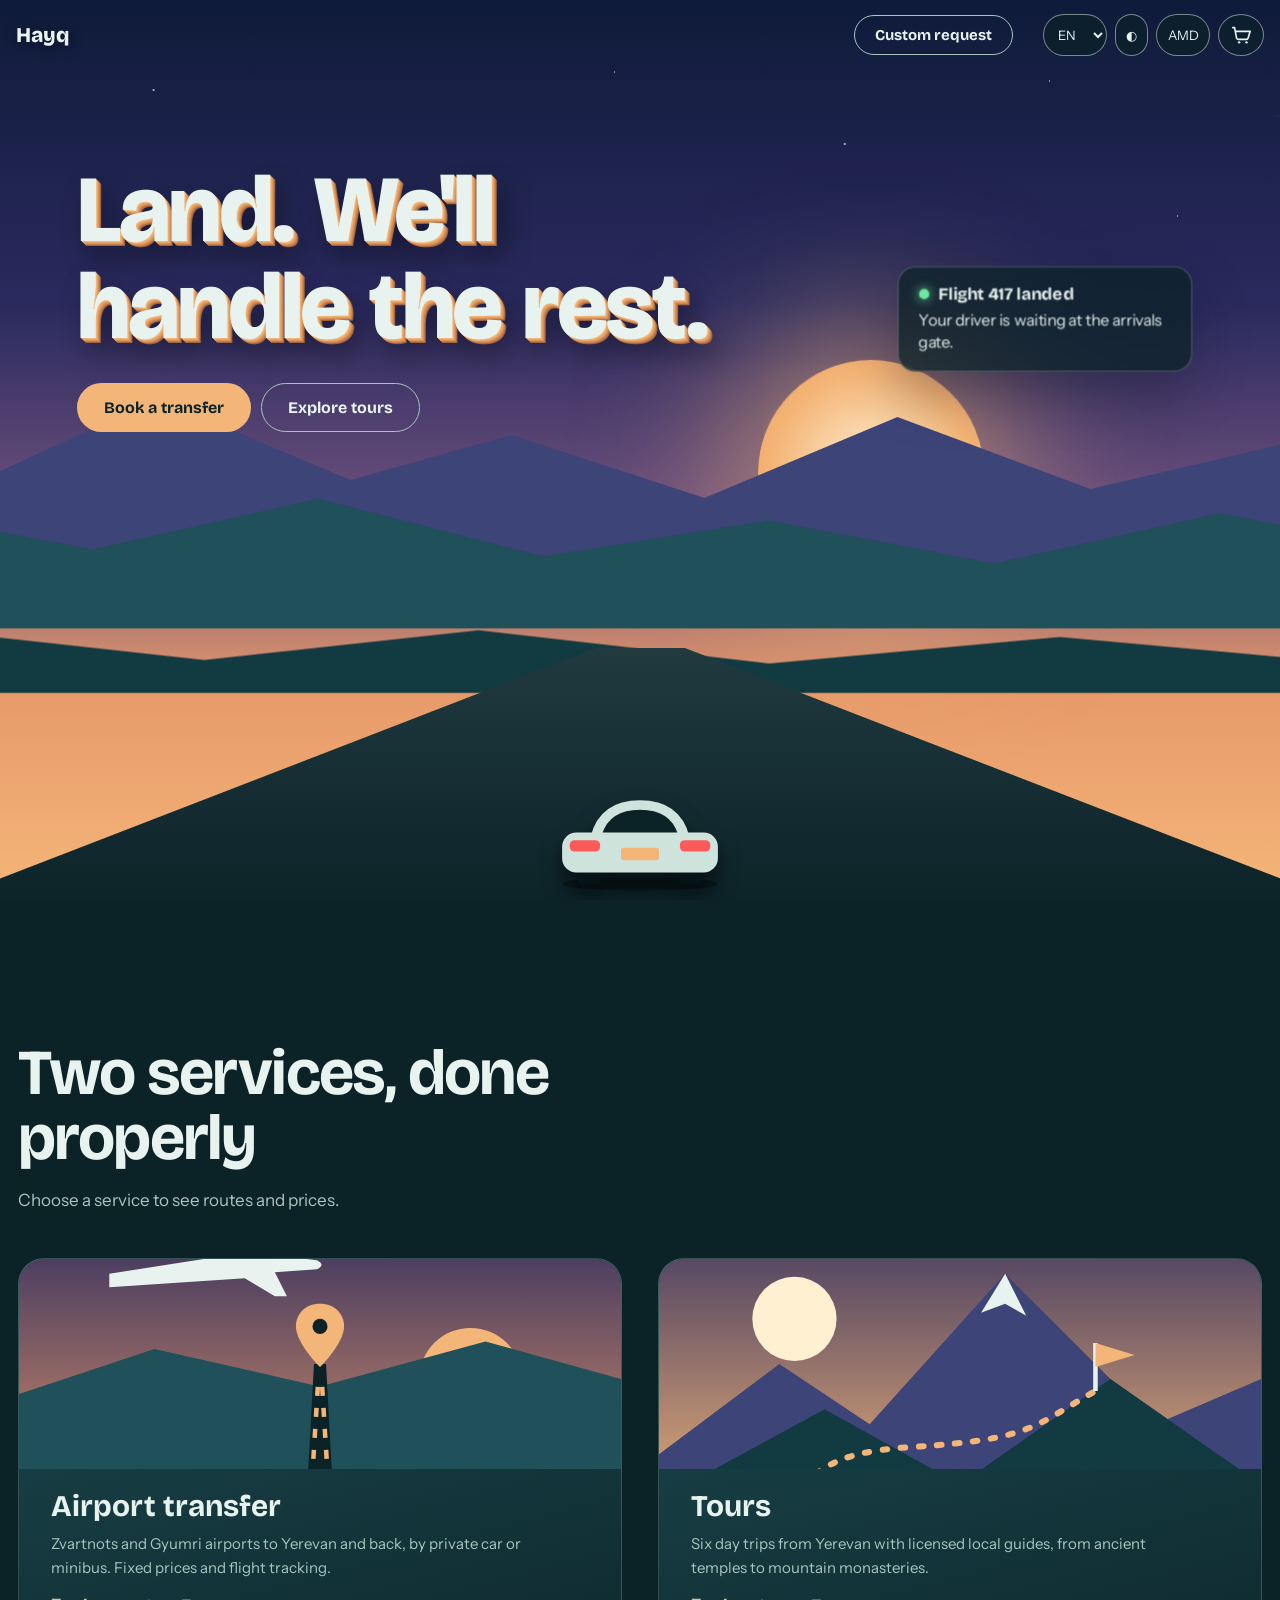
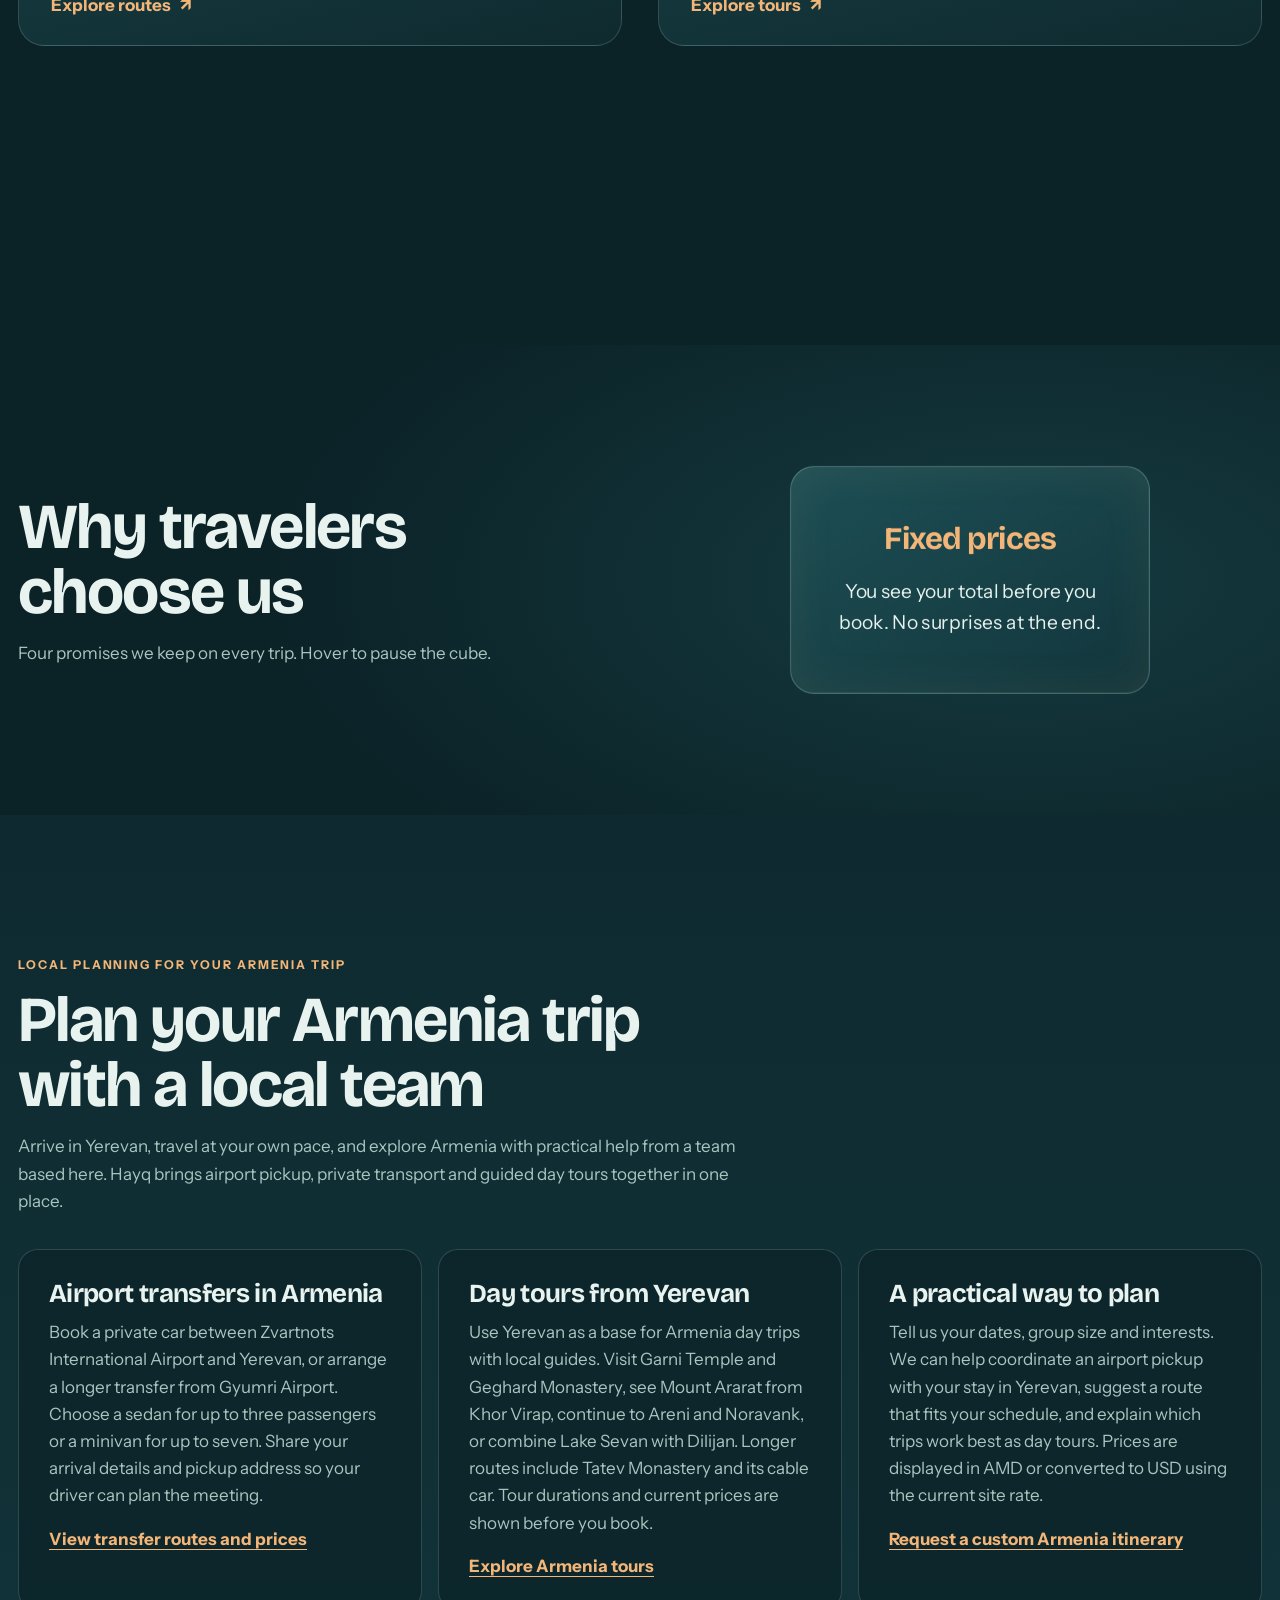
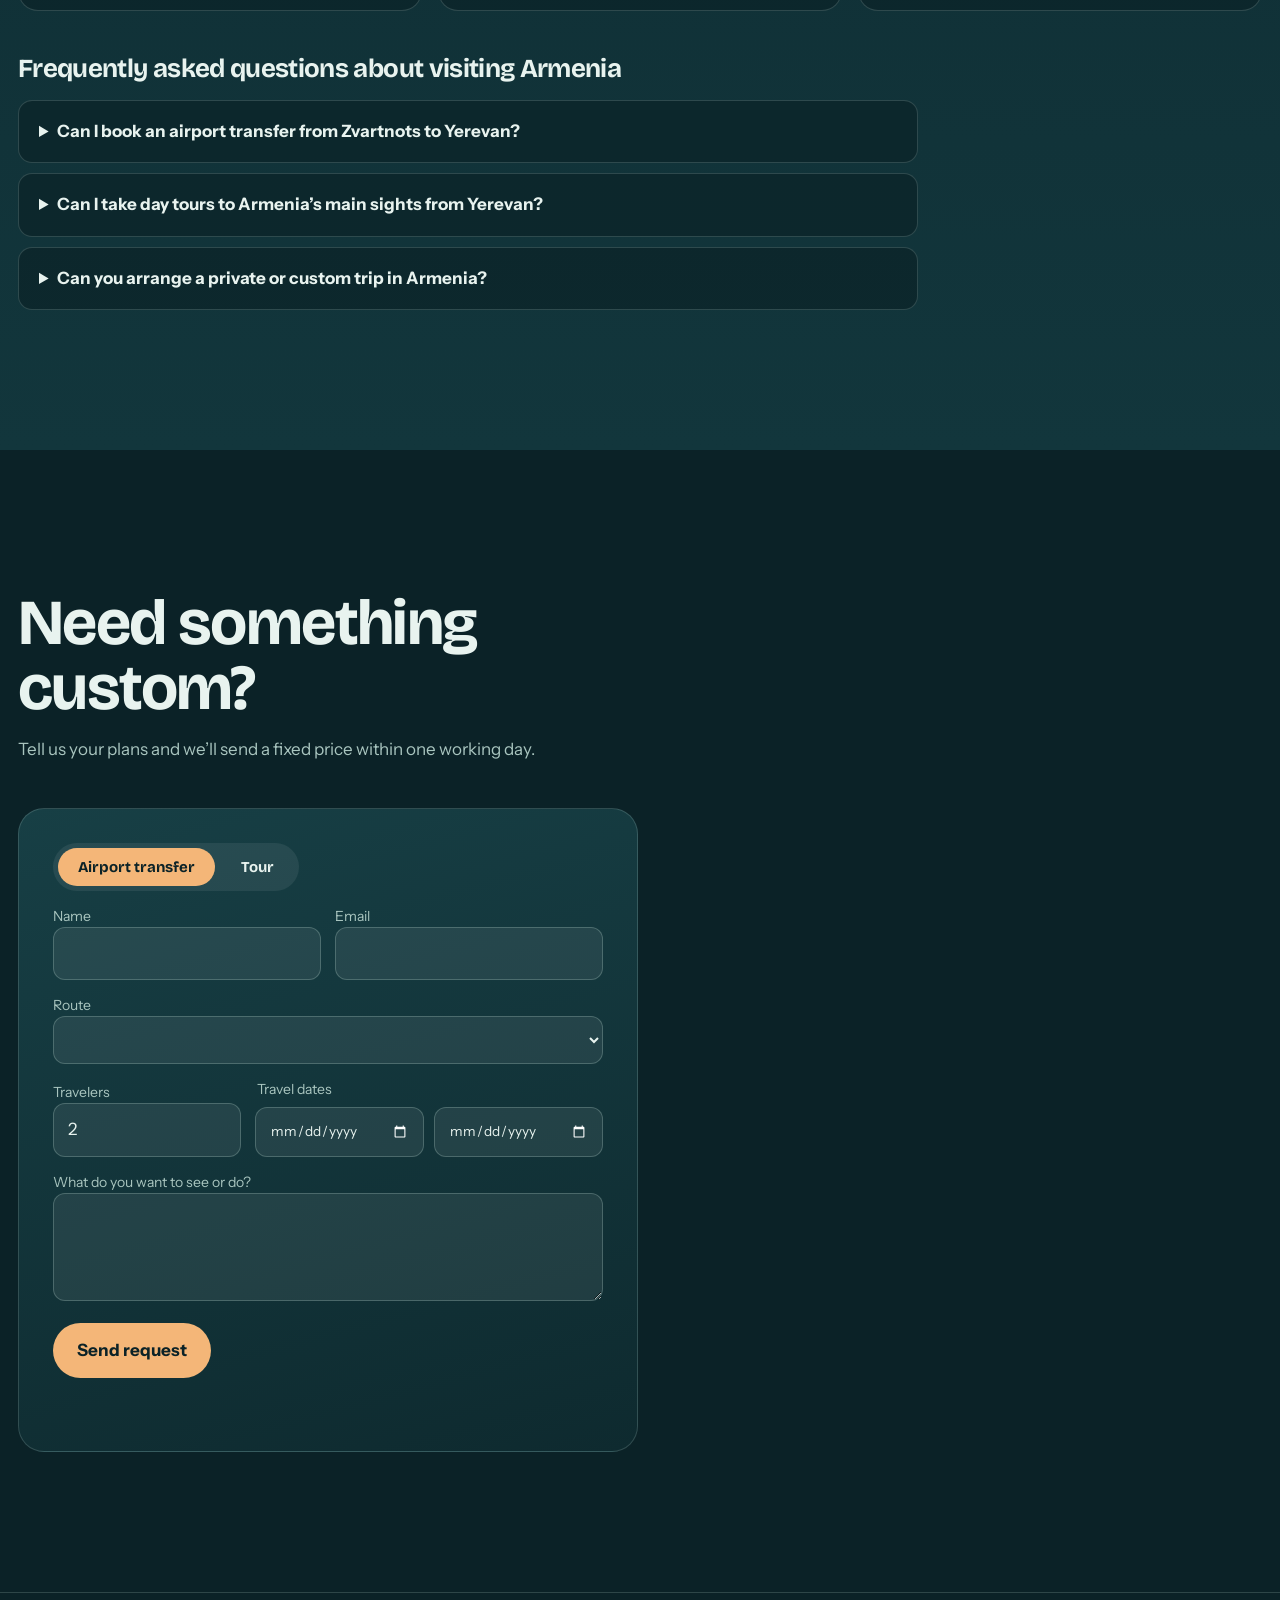
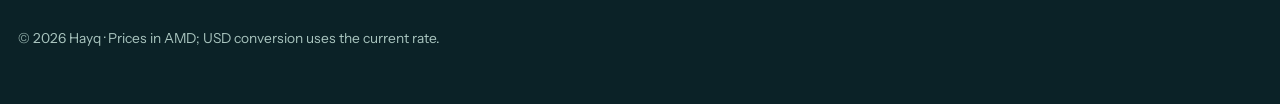
<file: index.html>
<!doctype html>
<html lang="en">
<head>
  <meta charset="utf-8">
  <meta name="viewport" content="width=device-width, initial-scale=1, viewport-fit=cover">
  <title>Armenia Airport Transfers &amp; Guided Tours | Hayq</title>
  <meta name="description" content="Book private airport transfers from Zvartnots or Gyumri and explore Armenia on guided day tours from Yerevan.">
  <meta property="og:type" content="website">
  <meta property="og:title" content="Armenia Airport Transfers &amp; Guided Tours | Hayq">
  <meta property="og:description" content="Book private airport transfers and explore Armenia on guided day tours from Yerevan.">
  <meta property="og:url" content="/">
  <meta property="og:site_name" content="Hayq Armenia Tours">
  <meta name="theme-color" content="#0b2227">
  <link rel="canonical" href="/">
  <script>
    const base = document.createElement('base');
    base.href = location.hostname === 'hro2009.github.io' ? '/toursit-front/' : '/';
    document.head.append(base);
  </script>
  <link rel="preconnect" href="https://fonts.googleapis.com">
  <link rel="preconnect" href="https://fonts.gstatic.com" crossorigin>
  <link href="https://fonts.googleapis.com/css2?family=Bricolage+Grotesque:opsz,wght@12..96,400;12..96,600;12..96,800&family=Instrument+Sans:wght@400;500;600;700&family=Noto+Serif+Armenian:wght@700&display=swap" rel="stylesheet">
  <link rel="stylesheet" href="style.css?v=20261101-14">
  <script src="config.js"></script>
  <script type="module" src="script.js"></script>
</head>
<body>
  <header class="site-nav">
    <a class="logo" id="brandLogo" href="#top" aria-label="Hayq, Armenia tours">Հայք</a>
    <a class="nav-custom" href="#custom-trip" data-i18n="navCustom">Custom request</a>
    <div class="header-controls">
      <select class="pill lang" id="language" aria-label="Language">
        <option value="en">EN</option><option value="ru">RU</option><option value="hy">Հայ</option>
      </select>
      <button class="pill" id="themeBtn" type="button" aria-label="Toggle colour theme" data-i18n-aria-label="themeToggle" title="Toggle colour theme">◐</button>
      <button class="pill header-sp" id="currencyBtn" type="button" aria-label="Switch currency">AMD</button>
      <button class="pill cart-button" id="cartBtn" type="button" aria-label="Open cart" data-i18n-aria-label="openCart">
      <svg viewBox="0 0 24 24" aria-hidden="true"><path d="M3 4h2l2.1 11.1a2 2 0 0 0 2 1.6h8.8a2 2 0 0 0 1.9-1.4L22 8H6" fill="none" stroke="currentColor" stroke-width="1.8" stroke-linecap="round" stroke-linejoin="round"/><circle cx="10" cy="20" r="1.3" fill="currentColor"/><circle cx="18" cy="20" r="1.3" fill="currentColor"/></svg>
      <span class="cart-label">Cart</span><span class="cart-count">0</span>
      </button>
    </div>
  </header>

  <main id="top">
    <section class="hero" id="hero" aria-labelledby="heroTitle">
      <div class="hero-stage" aria-hidden="true">
        <div class="hero-scene" id="scene">
          <div class="hero-sun" data-depth="-0.035"></div>
          <svg class="mountain mountain-back" data-depth="-0.08" viewBox="0 0 1200 300" preserveAspectRatio="none"><path d="M0 300V170L110 110 190 150 300 60 420 150 520 100 640 170 760 80 880 160 1000 110 1120 160 1200 130V300Z"/></svg>
          <svg class="mountain mountain-mid" data-depth="-0.14" viewBox="0 0 1200 300" preserveAspectRatio="none"><path d="M0 300V200L140 140 260 190 400 120 540 200 680 150 820 210 960 140 1100 200 1200 170V300Z"/></svg>
          <svg class="mountain mountain-front" data-depth="-0.2" viewBox="0 0 1200 300" preserveAspectRatio="none"><path d="M0 300V250L180 210 330 250 500 205 680 255 860 215 1040 255 1200 225V300Z"/></svg>
          <div class="road" data-depth="-0.28"><i class="road-dash" style="--i:0"></i><i class="road-dash" style="--i:1"></i><i class="road-dash" style="--i:2"></i><i class="road-dash" style="--i:3"></i><i class="road-dash" style="--i:4"></i></div>
          <svg class="hero-car" data-depth="-0.3" viewBox="0 0 200 110"><ellipse cx="100" cy="102" rx="82" ry="7" fill="#000" opacity=".35"/><rect x="34" y="84" width="24" height="18" rx="4" fill="#071417"/><rect x="142" y="84" width="24" height="18" rx="4" fill="#071417"/><path d="M48 52Q58 14 100 14T152 52Z" fill="#cfe3dd"/><path d="M60 50Q68 24 100 24T140 50Z" fill="#0b2227"/><rect x="18" y="48" width="164" height="42" rx="15" fill="#cfe3dd"/><rect x="26" y="56" width="32" height="12" rx="5" fill="#ff5a5a"/><rect x="142" y="56" width="32" height="12" rx="5" fill="#ff5a5a"/><rect x="80" y="64" width="40" height="13" rx="3" fill="#f4b678"/></svg>
          <div class="hero-plane" data-depth="-0.1"><span class="plane-trail"></span><svg viewBox="0 0 120 40" aria-hidden="true"><path d="M3 18.5 45 17 62 2h8l-5 15 32 1 15-7 4 2-10 7 10 7-4 2-15-7-32 1 5 15h-8L45 23 3 21.5q-3 0-3-1.5t3-1.5Z"/></svg></div>
          <div class="flight-note" data-depth="-0.12"><b data-copy="flightNotificationTitle">Flight 417 landed</b><span data-copy="flightNotificationText">Your driver is waiting at the arrivals gate.</span></div>
        </div>
      </div>
      <div class="hero-copy">
        <h1 id="heroTitle">Land. We’ll handle the rest.</h1>
        <p id="heroText" data-copy="heroText">Private airport transfers and local tours, from the arrivals gate to the mountain trail.</p>
        <div class="hero-actions">
          <a class="cta" href="#services" data-open="p-transfer" data-i18n="heroTransferCta">Book a transfer</a>
          <a class="cta cta-secondary" href="#services" data-open="p-tour" data-i18n="heroToursCta">Explore tours</a>
        </div>
      </div>
    </section>

    <section id="services" class="s">
      <h2 data-copy="servicesTitle">Two services, done properly</h2>
      <p class="lead" data-copy="servicesDescription">Choose a service to see routes and prices.</p>
      <div class="service-choices">
        <button class="service-card" id="sA" type="button" aria-expanded="false" aria-controls="p-transfer">
          <svg class="service-art" viewBox="0 0 400 220" preserveAspectRatio="xMidYMid slice" aria-hidden="true"><defs><linearGradient id="transferArt" x1="0" y1="0" x2="0" y2="1"><stop offset="0" stop-color="#2a2a5e"/><stop offset="1" stop-color="#e79a6a"/></linearGradient></defs><rect width="400" height="220" fill="url(#transferArt)"/><circle cx="300" cy="120" r="34" fill="#f4b678"/><path d="M0 130 90 100 200 125 310 95 400 120V220H0Z" fill="#20505a"/><path d="M190 220 196 110H204L210 220Z" fill="#0b2227"/><path d="M193 215 199 118M207 215 201 118" stroke="#f4b678" stroke-width="3" stroke-dasharray="6 8"/><path d="M60 50 150 36l20-14h8l-8 16 28 3q6 3 0 6l-28 2 8 16h-8l-20-12-90 6Z" fill="#e8f3ef"/><path d="M200 70c-10 0-16 7-16 15 0 11 16 27 16 27s16-16 16-27c0-8-6-15-16-15Z" fill="#f4b678"/><circle cx="200" cy="85" r="5" fill="#0b2227"/></svg>
          <span class="service-card-copy"><span class="service-title" data-copy="transferTitle">Airport transfer</span><span class="service-description" data-copy="transferDescription">Zvartnots and Gyumri airports to Yerevan and back, by private car or minibus. Fixed prices and flight tracking.</span><span class="service-link" data-i18n="exploreRoutes">See routes and prices</span></span>
        </button>
        <div class="service-panel" id="p-transfer"><div class="panel-inner">
          <div class="panel-heading"><h3 data-copy="transferPanelTitle">Airport transfers</h3><span data-copy="transferPanelDescription">Prices are per car, not per person.</span></div>
          <div class="transfer-routes" id="transferRoutes" aria-live="polite"></div>
        </div></div>
        <button class="service-card" id="sB" type="button" aria-expanded="false" aria-controls="p-tour">
          <svg class="service-art" viewBox="0 0 400 220" preserveAspectRatio="xMidYMid slice" aria-hidden="true"><defs><linearGradient id="tourArt" x1="0" y1="0" x2="0" y2="1"><stop offset="0" stop-color="#34305f"/><stop offset="1" stop-color="#f4b678"/></linearGradient></defs><rect width="400" height="220" fill="url(#tourArt)"/><circle cx="90" cy="80" r="28" fill="#fff0d2"/><path d="M0 170 80 110 140 150 230 50 330 150 400 120V220H0Z" fill="#3d4478"/><path d="M0 200 110 140 200 190 300 120 400 190V220H0Z" fill="#123a41"/><path d="M230 50 214 76 230 70 244 78Z" fill="#e8f3ef"/><path d="M40 215C120 190 90 170 170 165S250 150 290 128" fill="none" stroke="#f4b678" stroke-width="4" stroke-dasharray="3 9" stroke-linecap="round"/><path d="M290 128V96" stroke="#e8f3ef" stroke-width="3"/><path d="M290 96 316 104 290 112Z" fill="#f4b678"/></svg>
          <span class="service-card-copy"><span class="service-title" data-copy="toursTitle">Tours</span><span class="service-description" data-copy="toursDescription">Six day trips from Yerevan with licensed local guides, from ancient temples to mountain monasteries.</span><span class="service-link" data-i18n="exploreTours">See tours and prices</span></span>
        </button>
        <div class="service-panel" id="p-tour"><div class="panel-inner">
          <div class="panel-heading"><h3 data-copy="tourPanelTitle">Tours from Yerevan</h3><span data-copy="tourPanelDescription">Prices are per person for groups of 2 or more. Private tours on request.</span></div>
          <div class="service-tour-grid" id="serviceTourGrid" aria-live="polite"></div>
        </div></div>
      </div>
    </section>

    <section class="s why-section" id="why-us" aria-labelledby="whyTitle">
      <div><h2 id="whyTitle" data-copy="whyTitle">Why travelers choose us</h2><p class="lead" data-copy="whyDescription">Four promises we keep on every trip. Hover to pause the cube.</p></div>
      <div class="cube-stage" aria-label="Our promises">
        <div class="promise-cube">
          <article class="cube-face face-front"><h3 data-copy="promise1Title">Fixed prices</h3><p data-copy="promise1Description">You see your total before you book. No surprises at the end.</p></article>
          <article class="cube-face face-right"><h3 data-copy="promise2Title">Flight tracking</h3><p data-copy="promise2Description">Early or late, we adjust your pickup to your flight.</p></article>
          <article class="cube-face face-back"><h3 data-copy="promise3Title">Local people</h3><p data-copy="promise3Description">Drivers and guides who live here and know every road.</p></article>
          <article class="cube-face face-left"><h3 data-copy="promise4Title">Always reachable</h3><p data-copy="promise4Description">Message our local team whenever you need us.</p></article>
        </div>
      </div>
    </section>

    <section class="s travel-guide" id="armenia-travel-guide" aria-labelledby="travelGuideTitle">
      <div class="travel-guide-intro">
        <p class="eyebrow" data-copy="travelGuideEyebrow">Local planning for your Armenia trip</p>
        <h2 id="travelGuideTitle" data-copy="travelGuideTitle">Plan your Armenia trip with a local team</h2>
        <p class="lead" data-copy="travelGuideIntro">Arrive in Yerevan, travel at your own pace, and explore Armenia with practical help from a team based here. Hayq brings airport pickup, private transport and guided day tours together in one place.</p>
      </div>
      <div class="travel-guide-grid">
        <article>
          <h3 data-copy="travelGuideAirportTitle">Airport transfers in Armenia</h3>
          <p data-copy="travelGuideAirportText">Book a private car between Zvartnots International Airport and Yerevan, or arrange a longer transfer from Gyumri Airport. Choose a sedan for up to three passengers or a minivan for up to seven. Share your arrival details and pickup address so your driver can plan the meeting.</p>
          <a href="#services" data-open="p-transfer" data-copy="travelGuideAirportLink">View transfer routes and prices</a>
        </article>
        <article>
          <h3 data-copy="travelGuideToursTitle">Day tours from Yerevan</h3>
          <p data-copy="travelGuideToursText">Use Yerevan as a base for Armenia day trips with local guides. Visit Garni Temple and Geghard Monastery, see Mount Ararat from Khor Virap, continue to Areni and Noravank, or combine Lake Sevan with Dilijan. Longer routes include Tatev Monastery and its cable car. Tour durations and current prices are shown before you book.</p>
          <a href="#services" data-open="p-tour" data-copy="travelGuideToursLink">Explore Armenia tours</a>
        </article>
        <article>
          <h3 data-copy="travelGuidePlanningTitle">A practical way to plan</h3>
          <p data-copy="travelGuidePlanningText">Tell us your dates, group size and interests. We can help coordinate an airport pickup with your stay in Yerevan, suggest a route that fits your schedule, and explain which trips work best as day tours. Prices are displayed in AMD or converted to USD using the current site rate.</p>
          <a href="#custom-trip" data-copy="travelGuidePlanningLink">Request a custom Armenia itinerary</a>
        </article>
      </div>
      <div class="travel-faq" aria-labelledby="travelFaqTitle">
        <h3 id="travelFaqTitle" data-copy="travelFaqTitle">Frequently asked questions about visiting Armenia</h3>
        <details>
          <summary data-copy="travelFaqTransferQuestion">Can I book an airport transfer from Zvartnots to Yerevan?</summary>
          <p data-copy="travelFaqTransferAnswer">Yes. Choose the Zvartnots Airport to Yerevan route, select a sedan or minivan, and add your arrival time and flight number in the booking form.</p>
        </details>
        <details>
          <summary data-copy="travelFaqToursQuestion">Can I take day tours to Armenia’s main sights from Yerevan?</summary>
          <p data-copy="travelFaqToursAnswer">Yes. The tour collection includes Garni and Geghard, Khor Virap and Noravank, Lake Sevan and Dilijan, and other routes. Check each tour for its duration, available departure dates and price.</p>
        </details>
        <details>
          <summary data-copy="travelFaqPrivateQuestion">Can you arrange a private or custom trip in Armenia?</summary>
          <p data-copy="travelFaqPrivateAnswer">Send your travel dates, group size and preferred destinations using the custom request form. The local team can follow up with a route and a clear quote.</p>
        </details>
      </div>
    </section>

    <section class="s" id="custom-trip">
      <h2 data-copy="customTitle">Need something custom?</h2>
      <p class="lead" data-copy="customDescription">Tell us your plans and we’ll send a fixed price within one working day.</p>
      <form id="planForm" class="custom-form">
          <div class="seg" role="group" aria-label="Service">
            <button type="button" data-plan-mode="transfer" aria-pressed="true" data-i18n="customTransfer">Airport transfer</button>
            <button type="button" data-plan-mode="tour" aria-pressed="false" data-i18n="customTour">Tour</button>
          </div>
          <select id="planService" class="sr-only" tabindex="-1" aria-hidden="true">
            <option value="Airport meet and transfers">Airport transfer</option><option value="Guided tours">Tours</option>
          </select>
          <div class="g2">
            <div><label for="planName" data-i18n="nameLabel">Name</label><input id="planName" required autocomplete="name" maxlength="120"></div>
            <div><label for="planEmail" data-i18n="emailLabel">Email</label><input id="planEmail" type="email" required autocomplete="email" maxlength="254"></div>
          </div>
          <div data-plan-panel="transfer"><label for="planRoute" data-i18n="routeLabel">Route</label><select id="planRoute" required></select></div>
          <div data-plan-panel="tour" hidden><label for="planTour" data-i18n="customTour">Tour</label><select id="planTour" required></select></div>
          <div class="trip-details">
            <div class="travelers-field"><label for="planTravelers" data-i18n="travelersLabel">Travelers</label><input id="planTravelers" type="number" min="1" max="100" value="2" required></div>
            <fieldset class="date-fields"><legend data-i18n="travelDatesLabel">Travel dates</legend><div class="date-range"><div><label class="sr-only" for="planStartDate" data-i18n="startDateLabel">From</label><input id="planStartDate" type="date" required></div><div><label class="sr-only" for="planEndDate" data-i18n="endDateLabel">To</label><input id="planEndDate" type="date" required></div></div></fieldset>
          </div>
          <div><label for="planMessage" data-i18n="planQuestion">Tell us what you have in mind</label><textarea id="planMessage" rows="3" required minlength="10" maxlength="3800"></textarea></div>
          <button class="btn" type="submit" data-i18n="sendRequest">Send request</button>
          <div id="planStatus" class="status" role="status"></div>
      </form>
    </section>
  </main>
  <footer id="footerText">Hayq Tours, Yerevan. Prices in AMD; USD shown at 1 USD = 390 AMD.</footer>

  <dialog class="booking-dialog" id="scrim" aria-labelledby="dialogTitle"><div class="sheet" id="sheet"></div></dialog>
  <dialog class="drawer" id="drawer" aria-labelledby="cartHeading" aria-live="polite"></dialog>
  <dialog class="payment-dialog" id="paymentDialog" aria-labelledby="paymentHeading">
    <div class="dialog-heading"><div><p class="eyebrow" data-i18n="checkoutEyebrow">Your Armenia trip</p><h2 id="paymentHeading" data-i18n="checkoutTitle">Checkout</h2></div><button class="dialog-close" type="button" data-payment-close aria-label="Close checkout" data-i18n-aria-label="closeCheckout">×</button></div>
    <div class="payment-content" id="paymentContent">
      <div class="checkout-summary" id="checkoutSummary"></div>
      <p class="payment-note" data-i18n="checkoutPaymentNote">Payment follows Hayq’s configured checkout: secure provider handoff when online payments are enabled, or payment on arrival. Card details are never collected on this page.</p>
      <form id="checkoutForm" class="checkout-form">
        <div><label for="checkoutName" data-i18n="nameLabel">Name</label><input id="checkoutName" required autocomplete="name" maxlength="120"></div>
        <div><label for="checkoutEmail" data-i18n="emailLabel">Email</label><input id="checkoutEmail" type="email" required autocomplete="email" maxlength="254"></div>
        <div><label for="checkoutPhone" data-i18n="phoneLabel">Phone</label><input id="checkoutPhone" required autocomplete="tel" maxlength="40"></div>
        <div><label for="checkoutNotes" data-i18n="checkoutNotesLabel">Notes (optional)</label><textarea id="checkoutNotes" maxlength="2000"></textarea></div>
        <p class="status" id="checkoutStatus" role="status"></p>
        <button class="btn" type="submit" data-i18n="continuePayment">Continue to payment</button>
      </form>
      <section class="booking-confirmation" id="paymentConfirmation" hidden aria-live="polite">
        <h3 data-i18n="confirmationTitle">Booking received</h3><p><span data-i18n="confirmationReference">Your reference:</span> <strong id="bookingReference"></strong></p>
        <p id="bookingConfirmationText"></p><button class="btn" type="button" data-payment-close data-i18n="confirmationDone">Done</button>
      </section>
    </div>
  </dialog>
  <dialog class="payment-dialog transfer-dialog" id="transferDialog" aria-labelledby="transferHeading">
    <div class="dialog-heading"><div><p class="eyebrow" data-i18n="airportPickup">Airport pickup</p><h2 id="transferHeading" data-i18n="bookTransfer">Book an airport transfer</h2></div><button class="dialog-close" type="button" data-transfer-close aria-label="Close transfer request" data-i18n-aria-label="closeTransfer">×</button></div>
    <form class="checkout-form" id="transferForm">
      <div><label for="transferRoute" data-i18n="routeLabel">Route</label><select id="transferRoute" required></select></div>
      <fieldset class="vehicle-options"><legend data-i18n="vehicleLabel">Vehicle</legend>
        <label class="vehicle-option"><input id="transferVehicle" type="radio" name="transferVehicle" value="sedan" checked><span><strong data-i18n="sedanName">Sedan</strong><small data-i18n="sedanMax">Up to 3 passengers</small></span><b data-vehicle-price="sedan"></b></label>
        <label class="vehicle-option"><input type="radio" name="transferVehicle" value="minivan"><span><strong data-i18n="minivanName">Minivan</strong><small data-i18n="minivanMax">Up to 7 passengers</small></span><b data-vehicle-price="minivan"></b></label>
      </fieldset>
      <div class="transfer-date-passengers">
        <div><label for="transferDate" data-i18n="dateTimeLabel">Date and time</label><input id="transferDate" type="datetime-local" required></div>
        <div><label for="transferPassengers" data-i18n="passengersLabel">Passengers</label><input id="transferPassengers" type="number" min="1" max="3" value="2" required></div>
      </div>
      <div><label for="transferFlight" data-i18n="flightLabel">Flight number (optional)</label><input id="transferFlight" maxlength="20"></div>
      <div><label for="transferAddress" data-i18n="pickupAddress">Hotel or pickup address</label><input id="transferAddress" maxlength="160"></div>
      <fieldset class="extras-fieldset"><legend data-i18n="extrasLabel">Extras</legend><div id="transferExtras"></div></fieldset>
      <div class="transfer-quote-total"><span data-i18n="total">Total</span><strong id="transferTotal"></strong></div>
      <p class="payment-note" id="transferQuoteNote" hidden data-i18n="quoteRequired">Please request a quote; a fixed fare has not been set for this route yet.</p>
      <div class="two transfer-contact" id="transferContact" hidden>
        <div><label for="transferName" data-i18n="nameLabel">Name</label><input id="transferName" autocomplete="name" maxlength="120"></div>
        <div><label for="transferEmail" data-i18n="emailLabel">Email</label><input id="transferEmail" type="email" autocomplete="email" maxlength="254"></div>
      </div>
      <p class="status" id="transferStatus" role="status"></p><button class="btn" id="transferSubmit" type="submit" data-i18n="addToCart">Add to cart</button>
    </form>
  </dialog>
  <div id="siteStatus" class="sr-only" role="status" aria-live="polite"></div>
</body>
</html>
</file>
<file: style.css>
/* Hayq's lightweight, CSS-first visual system. */
:root {
  color-scheme: dark;
  --ink: #0b2227;
  --teal: #12363c;
  --dusk: #1d4f55;
  --moss: #6fa08a;
  --sun: #f4b678;
  --mist: #e8f3ef;
  --dim: #a9c5bf;
  --panel: rgba(18, 54, 60, .78);
  --line: rgba(169, 197, 191, .22);
  --header-height: 70px;
  box-sizing: border-box;
  scroll-padding-top: calc(var(--header-height) + 16px);
}
:root[data-theme="light"] {
  color-scheme: light;
  --ink: #e8f3ef;
  --teal: #d9eae3;
  --dusk: #c4ddd2;
  --sun: #9b4d12;
  --mist: #0b2227;
  --dim: #395c59;
  --panel: rgba(232, 243, 239, .92);
  --line: rgba(18, 54, 60, .2);
}
*, *::before, *::after { box-sizing: inherit; }
html { scroll-behavior: smooth; }
body {
  margin: 0;
  overflow-x: hidden;
  background: var(--ink);
  color: var(--mist);
  font: 400 17px/1.6 "Instrument Sans", system-ui, sans-serif;
}
button, input, select, textarea { font: inherit; }
button, a { -webkit-tap-highlight-color: transparent; }
a { color: inherit; }
:focus-visible { outline: 3px solid var(--sun); outline-offset: 4px; }
h1, h2, h3, h4 { margin: 0; font-family: "Bricolage Grotesque", system-ui, sans-serif; letter-spacing: -.025em; line-height: 1.05; }
h2 { max-width: 16ch; font-size: clamp(2rem, 5vw, 4rem); }
h3 { font-size: clamp(1.4rem, 3vw, 2.4rem); }
.eyebrow { margin: 0 0 12px; color: var(--sun); font-size: .76rem; font-weight: 700; letter-spacing: .16em; text-transform: uppercase; }
.sub { max-width: 56ch; margin: 15px 0 32px; color: var(--dim); }
.sr-only { position: absolute; width: 1px; height: 1px; padding: 0; margin: -1px; overflow: hidden; clip: rect(0,0,0,0); white-space: nowrap; border: 0; }

/* Header and controls */
body::before { position: fixed; z-index: 60; inset: 0 0 auto; height: env(safe-area-inset-top, 0px); background: var(--ink); content: ""; }
header {
  position: sticky;
  z-index: 50;
  top: env(safe-area-inset-top, 0px);
  display: flex;
  min-height: var(--header-height);
  align-items: center;
  gap: clamp(6px, 1.4vw, 18px);
  padding: 10px clamp(14px, 4vw, 52px);
  border-bottom: 1px solid var(--line);
  background: color-mix(in srgb, var(--ink) 86%, transparent);
  backdrop-filter: blur(14px);
}
.logo { color: var(--sun); font: 700 24px "Noto Serif Armenian", serif; text-decoration: none; }
header nav { display: flex; gap: clamp(10px, 2vw, 26px); margin-left: auto; font-size: 14px; }
header nav a { white-space: nowrap; }
header nav a { color: var(--dim); text-decoration: none; transition: color .2s; }
header nav a:hover { color: var(--sun); }
.pill {
  display: inline-flex;
  min-height: 38px;
  align-items: center;
  justify-content: center;
  gap: 7px;
  padding: 7px 13px;
  border: 1px solid var(--line);
  border-radius: 999px;
  background: rgba(18, 54, 60, .72);
  color: var(--mist);
  cursor: pointer;
  font-size: 13px;
  text-decoration: none;
}
#language { width: auto; max-width: 64px; flex: 0 0 64px; }
.pill:hover { border-color: var(--sun); }
.menu-button { display: none; }
.cart-button { border-color: var(--sun); background: var(--sun); color: var(--ink); font-weight: 700; }
.cart-button svg { width: 17px; height: 17px; }
.cart-count { display: grid; min-width: 21px; height: 21px; place-items: center; border-radius: 50%; background: var(--ink); color: var(--sun); font-size: 11px; }
.cart-button.bump { animation: cart-bump .45s ease; }
@keyframes cart-bump { 40% { transform: scale(1.1) rotate(-3deg); } }

/* CSS-only dusk scene */
.hero {
  position: relative;
  display: flex;
  min-height: min(900px, calc(100svh - var(--header-height)));
  align-items: center;
  overflow: hidden;
  isolation: isolate;
  padding: clamp(44px, 8vw, 100px) clamp(20px, 7vw, 100px);
  background:
    radial-gradient(1.5px 1.5px at 12% 10%, #fff, transparent),
    radial-gradient(1.5px 1.5px at 30% 22%, #fff, transparent),
    radial-gradient(1px 1px at 48% 8%, #fff, transparent),
    radial-gradient(1.5px 1.5px at 66% 16%, #fff, transparent),
    radial-gradient(1px 1px at 82% 9%, #fff, transparent),
    linear-gradient(180deg, #101b37 0%, #292d5a 34%, #714d72 60%, #df9169 84%, #f4b678 100%);
}
.hero-stage { position: absolute; z-index: 0; inset: 0; perspective: 1100px; }
.hero-stage { transform-style: preserve-3d; }
.hero-scene { position: absolute; inset: -2% -7%; transform-style: preserve-3d; will-change: transform; }
.hero-scene > * { position: absolute; }
.hero-sun {
  right: 16%;
  bottom: 35%;
  width: clamp(120px, 22vw, 245px);
  aspect-ratio: 1;
  border-radius: 50%;
  background: radial-gradient(circle, #fff0d2, #f4b678 62%, #ee9a60);
  box-shadow: 0 0 130px 38px rgba(244, 182, 120, .42);
  transform: translateZ(-300px) scale(1.25);
  translate: 0 var(--layer-shift, 0);
}
.mountain { left: -12%; bottom: 28%; width: 124%; height: 31%; transform-origin: 50% 100%; }
.mountain { translate: 0 var(--layer-shift, 0); }
.mountain path { fill: #3d4478; }
.mountain-back { transform: translateZ(-230px) scale(1.2); }
.mountain-mid { height: 25%; transform: translateZ(-125px) scale(1.1); }
.mountain-mid path { fill: #20505a; }
.mountain-front { height: 16%; transform: translateZ(-40px) scale(1.04); }
.mountain-front path { fill: #123a41; }
.road { right: 0; bottom: 0; left: 0; height: 29%; overflow: hidden; background: #0b2227; translate: 0 var(--layer-shift, 0); }
.road::before { position: absolute; inset: 0; background: linear-gradient(#203a3f, #0b2227); clip-path: polygon(47% 0, 53% 0, 94% 100%, 6% 100%); content: ""; }
.road-dash { top: 0; left: 50%; width: 8px; height: 6svh; border-radius: 4px; background: var(--sun); opacity: 0; transform-origin: 50% 0; animation: road-drive 2.5s cubic-bezier(.5, 0, .9, .6) infinite; animation-delay: calc(var(--i) * -.5s); }
@keyframes road-drive { 0% { opacity: 0; transform: translate(-50%, 0) scale(.12); } 12% { opacity: .95; } 100% { opacity: 1; transform: translate(-50%, 28svh) scale(1.7, 1); } }
.hero-car { bottom: 3%; left: 50%; width: clamp(118px, 15vw, 190px); margin-left: calc(clamp(118px, 15vw, 190px) / -2); filter: drop-shadow(0 12px 10px #0008); animation: car-bob 2.4s ease-in-out infinite; translate: 0 var(--layer-shift, 0); }
@keyframes car-bob { 50% { transform: translateY(-4px); } }
.hero-plane { top: 14%; left: -150px; width: 88px; animation: plane-cross 22s linear 1s infinite both; translate: 0 var(--layer-shift, 0); }
.hero-plane svg { display: block; width: 100%; }
.plane-trail { position: absolute; top: 46%; right: 94%; width: 230px; height: 2px; background: linear-gradient(to left, rgba(232,243,239,.7), transparent); }
@keyframes plane-cross { to { transform: translate3d(calc(100vw + 500px), -4svh, -60px); } }
.flight-note {
  top: 35%;
  right: clamp(36px, 18vw, 240px);
  display: grid;
  max-width: 270px;
  gap: 4px;
  padding: 16px 19px;
  border: 1px solid #e8f3ef40;
  border-radius: 17px;
  background: rgba(11, 34, 39, .76);
  box-shadow: 0 18px 50px #10132155;
  font-size: 14px;
  line-height: 1.45;
  transform: translateZ(120px);
  animation: note-float 4.5s ease-in-out infinite;
  translate: 0 var(--layer-shift, 0);
  backdrop-filter: blur(12px);
}
.flight-note b { color: var(--mist); font: 700 16px "Bricolage Grotesque", sans-serif; }
.flight-note b::before { display: inline-block; width: 9px; height: 9px; margin-right: 8px; border-radius: 50%; background: #6ee7a0; box-shadow: 0 0 9px #6ee7a0; content: ""; }
@keyframes note-float { 50% { transform: translate3d(0, -8px, 120px); } }
.hero-copy { z-index: 1; width: min(100%, 960px); }
.hero-copy .eyebrow { color: #ffe0b8; }
.hero h1 {
  max-width: 12ch;
  color: #fff9ef;
  font-size: clamp(3.2rem, 8vw, 7.7rem);
  font-weight: 800;
  line-height: .98;
  text-shadow: 1px 1px 0 #f4b678, 2px 2px 0 #e9a566, 3px 3px 0 #d9925a, 4px 4px 0 #c47f4d, 6px 8px 0 #9b6340, 12px 18px 30px #0008;
}
.hero h1 span { display: inline-block; margin-right: .18em; animation: word-rise .85s cubic-bezier(.2,.8,.2,1) both; animation-delay: calc(.12s + var(--i) * .13s); transform-origin: 50% 100%; }
@keyframes word-rise { from { opacity: 0; transform: perspective(600px) rotateX(-80deg) translateY(28px); } to { opacity: 1; transform: none; } }
.hero-copy > p:not(.eyebrow) { max-width: 44ch; margin: 24px 0 28px; color: #fff8ef; font-size: clamp(1.05rem, 2vw, 1.3rem); text-shadow: 0 2px 12px #0008; }
.hero-actions { display: flex; flex-wrap: wrap; gap: 12px; }
.cta, .btn {
  display: inline-flex;
  min-height: 48px;
  align-items: center;
  justify-content: center;
  padding: 13px 23px;
  border: 1px solid transparent;
  border-radius: 999px;
  background: var(--sun);
  color: var(--ink);
  cursor: pointer;
  font-weight: 700;
  text-decoration: none;
  transition: transform .2s, filter .2s, border-color .2s, background .2s;
}
.cta:hover, .btn:hover { transform: translateY(-2px); filter: brightness(1.06); }
.cta-secondary { border-color: #e8f3ef99; background: #0b222744; color: #fff; }
.hero-note { position: absolute; right: clamp(20px, 5vw, 70px); bottom: 22px; display: flex; align-items: center; gap: 12px; color: #f8e5d4; font-size: 12px; letter-spacing: .08em; }
.note-dot { width: 6px; height: 6px; border-radius: 50%; background: var(--sun); }
.hero.off * { animation-play-state: paused !important; }

/* Main content, cards and booking panels */
section { padding: clamp(66px, 9vw, 126px) clamp(18px, 6vw, 88px); }
#tours { background: linear-gradient(180deg, var(--ink), #0d292e); }
.filters { display: flex; flex-wrap: wrap; gap: 9px; align-items: center; margin: 0 0 26px; }
.filters .pill.on { border-color: var(--sun); background: var(--sun); color: var(--ink); }
.grid { display: grid; grid-template-columns: repeat(auto-fill, minmax(min(100%, 270px), 1fr)); gap: 20px; }
.tour {
  display: flex;
  min-width: 0;
  flex-direction: column;
  overflow: hidden;
  padding: 0;
  border: 1px solid var(--line);
  border-radius: 22px;
  background: linear-gradient(160deg, #174249, #0c272c);
  color: var(--mist);
  text-align: left;
  cursor: pointer;
  transition: transform .25s, border-color .25s, box-shadow .25s;
}
.tour:hover { transform: translateY(-5px); border-color: #f4b67899; box-shadow: 0 20px 45px #0004; }
.tour img, .tour svg { display: block; width: 100%; height: 190px; object-fit: cover; object-position: center top; }
.tb { display: flex; flex: 1; flex-direction: column; gap: 9px; padding: 18px; }
.tb h3 { font-size: 1.35rem; }
.tb .meta { color: var(--dim); font-size: .86rem; }
.tb .row { display: flex; justify-content: space-between; align-items: baseline; gap: 10px; margin-top: auto; padding-top: 12px; }
.price { color: var(--sun); font-size: 1.2rem; font-weight: 800; white-space: nowrap; }
.status { min-height: 1.5em; color: var(--dim); }
.services-section { padding-top: clamp(65px, 8vw, 108px); }
.services-grid { display: grid; grid-template-columns: repeat(2, minmax(0, 1fr)); align-items: start; gap: clamp(16px, 2.5vw, 30px); }
.service-item { display: contents; }
#sA { grid-column: 1; grid-row: 1; }
#sB { grid-column: 2; grid-row: 1; }
#p-transfer { grid-column: 1 / -1; grid-row: 2; min-width: 0; min-height: 0; }
#p-tour { grid-column: 1 / -1; grid-row: 3; min-width: 0; min-height: 0; }
.service-card {
  display: flex;
  width: 100%;
  flex-direction: column;
  overflow: hidden;
  padding: 0;
  border: 1px solid var(--line);
  border-radius: 26px;
  background: linear-gradient(155deg, #19484e, #0c292e);
  color: var(--mist);
  text-align: left;
  cursor: pointer;
  transform: perspective(1100px) rotateX(var(--tilt-x, 0deg)) rotateY(var(--tilt-y, 0deg));
  transform-style: preserve-3d;
  transition: transform .22s ease-out, border-color .25s, box-shadow .25s;
  will-change: transform;
}
.service-card:hover, .service-card[aria-expanded="true"] { border-color: #f4b67899; box-shadow: 0 22px 54px #0004; }
.service-card[aria-expanded="true"] { box-shadow: 0 0 0 1px var(--sun), 0 22px 54px #0005; }
.service-art { display: block; width: 100%; height: clamp(160px, 21vw, 230px); }
.service-art.has-custom-background > :not(.custom-background-image) { display: none; }
.service-art .custom-background-image { width: 100%; height: 100%; }
.service-card-copy { display: grid; gap: 9px; padding: 23px clamp(20px, 3vw, 32px) 28px; }
.service-title { font: 700 clamp(1.7rem, 3vw, 2rem)/1.05 "Bricolage Grotesque", sans-serif; }
.service-description { max-width: 48ch; color: var(--dim); font-size: .96rem; }
.service-link { display: flex; align-items: center; gap: 9px; margin-top: 7px; color: var(--sun); font-weight: 700; }
.service-link span { transition: transform .2s; }
.service-card:hover .service-link span { transform: translate(3px, -3px); }
.service-panel { display: grid; grid-template-rows: 0fr; visibility: hidden; transition: grid-template-rows .55s cubic-bezier(.3,.8,.2,1), visibility 0s .55s; scroll-margin-top: calc(var(--header-height) + 18px); }
.service-panel.open { grid-template-rows: 1fr; visibility: visible; transition-delay: 0s; }
.panel-inner { min-height: 0; overflow: hidden; margin-top: 18px; padding: clamp(19px, 3vw, 30px); border: 1px solid #f4b67855; border-radius: 22px; background: linear-gradient(155deg, rgba(29,79,85,.82), rgba(11,34,39,.94)); opacity: 0; transform: translateY(-12px); transition: opacity .35s .1s, transform .45s .1s; }
.service-panel.open .panel-inner { opacity: 1; transform: none; }
.panel-heading { display: flex; flex-wrap: wrap; justify-content: space-between; align-items: baseline; gap: 8px 18px; margin-bottom: 22px; }
.panel-heading h3 { font-size: clamp(1.5rem, 2.6vw, 2.2rem); }
.panel-heading > span { color: var(--dim); font-size: .86rem; }
.route-group-title { margin: 25px 0 12px; color: var(--sun); font: 700 1.15rem "Bricolage Grotesque", sans-serif; }
.route-grid { display: grid; grid-template-columns: repeat(2, minmax(0, 1fr)); gap: 13px; }
.route-ticket { min-width: 0; padding: 18px; border: 1px solid var(--line); border-radius: 18px; background: rgba(7,27,31,.55); }
.route-line { display: flex; align-items: center; gap: 8px; font: 700 .87rem/1.2 "Bricolage Grotesque", sans-serif; }
.route-track { position: relative; flex: 1; min-width: 20px; border-top: 1px dashed var(--dim); }
.route-track i { position: absolute; top: -4px; left: 0; width: 7px; height: 7px; border-radius: 50%; background: var(--sun); animation: route-dot 2.2s ease-in-out infinite alternate; }
@keyframes route-dot { to { transform: translateX(22px); } }
.route-ticket > p { margin: 8px 0 14px; color: var(--dim); font-size: .83rem; }
.vehicle-prices { display: grid; grid-template-columns: 1fr auto; gap: 8px 10px; padding: 12px 0 16px; border-top: 1px solid var(--line); font-size: .82rem; }
.vehicle-prices b { color: var(--sun); }
.route-ticket .btn { min-height: 42px; padding: 9px 17px; font-size: .9rem; }
.service-tour-grid { display: grid; grid-template-columns: repeat(2, minmax(0, 1fr)); gap: 13px; }
.service-tour { min-width: 0; overflow: hidden; border: 1px solid var(--line); border-radius: 16px; background: #0b2227aa; opacity: 0; transform: perspective(700px) rotateX(-18deg) translateY(12px); }
.service-panel.open .service-tour { animation: tour-flip .55s cubic-bezier(.2,.8,.2,1) both; animation-delay: calc(var(--i) * .07s); }
@keyframes tour-flip { to { opacity: 1; transform: perspective(700px) rotateX(0) translateY(0); } }
.service-tour-art { height: 95px; overflow: hidden; background: linear-gradient(135deg, var(--tour-a), var(--tour-b)); }
.service-tour-art .mountain-art { position: absolute; inset: 0; display: block; width: 100%; height: 100%; }
.service-tour-art .tour-banner-icon { position: absolute; top: 13px; right: 13px; width: 34px; height: 34px; padding: 6px; border: 1px solid #e8f3ef66; border-radius: 11px; background: #0b222755; color: var(--mist); }
.service-tour-copy { display: grid; gap: 7px; padding: 13px; }
.service-tour-copy .meta { color: var(--dim); font-size: .76rem; }
.service-tour-copy h4 { font-size: 1rem; }
.service-tour-description { display: -webkit-box; overflow: hidden; margin: 0; color: var(--dim); font-size: .8rem; line-height: 1.45; -webkit-box-orient: vertical; -webkit-line-clamp: 2; }
.service-tour-copy .preview-footer { display: flex; justify-content: space-between; align-items: center; gap: 6px; margin-top: 3px; }
.service-tour-copy .price { font-size: 1rem; }
.service-tour-copy .btn { min-height: 36px; padding: 7px 13px; font-size: .78rem; }
.text-link { display: inline-flex; gap: 8px; margin-top: 16px; color: var(--sun); font-weight: 700; text-decoration: none; }
.other-services { padding-top: 30px; }
.svc { display: grid; grid-template-columns: repeat(auto-fit, minmax(min(100%, 230px), 1fr)); gap: 14px; }
.svc > div { min-height: 180px; padding: 23px; border: 1px solid var(--line); border-radius: 20px; background: var(--panel); }
.svc h3 { margin: 15px 0 7px; color: var(--sun); font-size: 1.2rem; }
.svc p { margin: 0; color: var(--dim); font-size: .9rem; }
.service-icon { display: grid; width: 46px; height: 46px; place-items: center; border: 1px solid #f4b67855; border-radius: 14px; background: #f4b67818; }
.service-icon img { width: 26px; height: 26px; filter: brightness(0) saturate(100%) invert(77%) sepia(42%) saturate(480%) hue-rotate(330deg) brightness(101%); }

/* Existing company story, reviews, request form and contact sections */
.how-section { background: linear-gradient(180deg, #0e2a30, #12363c); }
.section-heading { max-width: 700px; margin-bottom: 36px; }
.steps { display: grid; grid-template-columns: repeat(4, minmax(0, 1fr)); margin: 0; padding: 0; list-style: none; }
.steps li { position: relative; padding: 22px 22px 25px 0; border-top: 1px solid var(--line); }
.steps li + li { padding-left: 23px; }
.steps li + li::before { position: absolute; top: -4px; left: 0; width: 7px; height: 7px; border-radius: 50%; background: var(--sun); content: ""; }
.step-number { display: block; margin-bottom: 24px; color: var(--sun); font-size: .78rem; font-weight: 700; letter-spacing: .15em; }
.steps h3 { margin-bottom: 9px; font-size: 1.2rem; }
.steps p { max-width: 28ch; margin: 0; color: var(--dim); font-size: .9rem; }
.stats { display: flex; flex-wrap: wrap; gap: clamp(24px, 7vw, 90px); margin-top: 36px; padding: 25px 0; border-block: 1px solid var(--line); }
.stats div { display: grid; gap: 5px; }
.stats strong { color: var(--sun); font: 700 clamp(2rem, 4vw, 2.7rem)/1 "Bricolage Grotesque", sans-serif; }
.stats span { color: var(--dim); font-size: .86rem; }
#about .sub { font-size: 1.2rem; }
.reviews { display: grid; grid-template-columns: repeat(auto-fill, minmax(min(100%, 230px), 1fr)); gap: 16px; }
.review { padding: 22px; border: 1px solid var(--line); border-radius: 18px; background: var(--panel); }
.review > strong { font-family: "Bricolage Grotesque", sans-serif; }
.review > span { color: var(--sun); }
.review p { margin: 8px 0 0; color: var(--dim); }
.review-form { display: grid; max-width: 760px; gap: 13px; margin-top: 28px; padding: clamp(20px, 4vw, 34px); border: 1px solid var(--line); border-radius: 23px; background: var(--panel); }
.review-form h3 { font-size: 1.5rem; }
.plan { display: grid; grid-template-columns: .9fr 1.1fr; gap: clamp(24px, 5vw, 70px); align-items: start; padding: clamp(24px, 5vw, 60px); border: 1px solid var(--line); border-radius: 28px; background: linear-gradient(145deg, #12363cf2, #0b2227eb); box-shadow: 0 24px 72px #0004; }
.plan p { color: var(--dim); }
.plan form, .checkout-form { display: grid; gap: 13px; }
label, legend { display: block; margin-bottom: 4px; color: var(--dim); font-size: .84rem; font-weight: 600; }
input, select, textarea {
  width: 100%;
  min-height: 46px;
  padding: 10px 12px;
  border: 1px solid var(--line);
  border-radius: 12px;
  background: rgba(7,27,31,.68);
  color: var(--mist);
}
input::placeholder, textarea::placeholder { color: #a9c5bfaa; }
input:focus-visible, select:focus-visible, textarea:focus-visible { outline-color: var(--sun); border-color: var(--sun); }
select option { background: var(--teal); color: var(--mist); }
textarea { min-height: 90px; resize: vertical; }
.two { display: grid; grid-template-columns: repeat(2, minmax(0, 1fr)); gap: 12px; }
.trip-details { display: grid; grid-template-columns: minmax(100px, .65fr) minmax(0, 1.35fr); gap: 12px; align-items: end; }
.date-fields { min-width: 0; margin: 0; padding: 0; border: 0; }
.date-fields legend { float: left; width: 100%; }
.date-range { display: grid; grid-template-columns: repeat(2, minmax(0, 1fr)); gap: 8px; clear: both; }
.date-range input { min-width: 0; padding-inline: 7px; font-size: .85rem; }
.plan input[type="number"], .plan input[type="date"] { min-width: 0; height: 48px; }
.plan .status { color: var(--mist); }
.btn:disabled { cursor: not-allowed; opacity: .55; transform: none; }
.contact-actions { display: flex; flex-wrap: wrap; gap: 10px; }
.contact-actions .pill { text-decoration: none; }
.contact-plan-link { margin-top: 15px; background: var(--sun); color: var(--ink); text-decoration: none; }
footer { padding: 34px clamp(18px, 6vw, 88px) 55px; border-top: 1px solid var(--line); color: var(--dim); font-size: .86rem; }

/* Four-sided rotating promise cube */
.why-section { display: grid; grid-template-columns: 1fr minmax(220px, .75fr); gap: 40px; align-items: center; background: linear-gradient(150deg, #12363c, #0b2227); }
.why-section .sub { margin-bottom: 0; }
.cube-stage { display: grid; min-height: 300px; place-items: center; perspective: 900px; }
.promise-cube { position: relative; width: 220px; height: 190px; transform-style: preserve-3d; animation: cube-spin 24s linear infinite; }
.cube-stage:hover .promise-cube { animation-play-state: paused; }
@keyframes cube-spin { to { transform: rotateY(360deg); } }
.cube-face { position: absolute; inset: 0; display: grid; align-content: center; justify-items: center; gap: 10px; padding: 24px; border: 1px solid #f4b67866; border-radius: 20px; background: linear-gradient(145deg, #1d4f55ee, #0b2227ee); text-align: center; backface-visibility: hidden; }
.cube-face h3 { color: var(--sun); font-size: 1.55rem; }
.cube-face p { margin: 0; color: var(--dim); font-size: .9rem; }
.face-front { transform: translateZ(110px); }
.face-right { transform: rotateY(90deg) translateZ(110px); }
.face-back { transform: rotateY(180deg) translateZ(110px); }
.face-left { transform: rotateY(-90deg) translateZ(110px); }

/* Native dialogs: tour details, cart, checkout and transfer quote */
dialog { color: var(--mist); }
.booking-dialog, .payment-dialog {
  position: fixed;
  inset: 0;
  width: min(760px, calc(100% - 28px));
  max-width: none;
  max-height: min(92dvh, 900px);
  margin: auto;
  overflow: auto;
  padding: 0;
  border: 1px solid var(--line);
  border-radius: 25px;
  background: var(--ink);
  box-shadow: 0 28px 90px #0009;
}
.booking-dialog[open], .payment-dialog[open] { animation: dialog-enter .35s cubic-bezier(.2,.8,.2,1) both; }
@keyframes dialog-enter { from { opacity: 0; transform: perspective(900px) rotateX(-7deg) translateY(18px) scale(.97); } to { opacity: 1; transform: none; } }
.booking-dialog::backdrop, .payment-dialog::backdrop, .drawer::backdrop { background: #041113c9; backdrop-filter: blur(7px); }
.booking-dialog .sheet { position: relative; }
.booking-dialog .detail-art { height: 200px; }
.booking-dialog .detail-art img { display: block; width: 100%; height: 100%; object-fit: cover; object-position: center top; }
.booking-dialog .body { display: grid; gap: 14px; padding: 25px clamp(20px, 4vw, 32px) 32px; }
.booking-dialog .body h2 { font-size: clamp(1.8rem, 4vw, 2.5rem); }
.booking-dialog .meta { color: var(--sun); font-size: .86rem; }
.detail-description, .ul { color: var(--dim); }
.ul { margin: 0; padding-left: 20px; }
.add, .option-row { display: flex; min-height: 44px; align-items: center; gap: 10px; padding: 9px 12px; border: 1px solid var(--line); border-radius: 12px; background: var(--panel); cursor: pointer; }
.add input, .option-row input { width: 18px; min-height: 18px; accent-color: var(--sun); }
.add span:last-child { margin-left: auto; color: var(--sun); }
.total { display: flex; justify-content: space-between; align-items: center; font-size: 1.25rem; font-weight: 800; }
.x, .dialog-close { position: absolute; z-index: 2; top: 12px; right: 13px; display: grid; width: 40px; height: 40px; place-items: center; border: 1px solid var(--line); border-radius: 50%; background: #0b2227dd; color: var(--mist); cursor: pointer; font-size: 1.6rem; line-height: 1; }
.drawer {
  position: fixed;
  inset: 0 0 0 auto;
  width: min(450px, 100%);
  height: 100dvh;
  max-height: 100dvh;
  margin: 0 0 0 auto;
  overflow: auto;
  padding: calc(22px + env(safe-area-inset-top, 0px)) 23px 25px;
  border: 1px solid var(--line);
  border-right: 0;
  border-radius: 24px 0 0 24px;
  background: var(--ink);
  box-shadow: -22px 0 70px #0005;
  transform: translateX(105%);
  transition: transform .32s cubic-bezier(.2,.8,.2,1);
  transition-behavior: allow-discrete;
}
.drawer[open] { transform: none; animation: none; }
@starting-style { .drawer[open] { transform: translateX(105%); } }
.drawer::backdrop { background: #04111388; }
.drawer-head, .dialog-heading { display: flex; justify-content: space-between; align-items: center; gap: 15px; }
.drawer-head { margin-bottom: 18px; }
.drawer-head h2 { font-size: 1.8rem; }
.drawer .item { display: flex; justify-content: space-between; gap: 10px; padding: 13px 0; border-bottom: 1px solid var(--line); }
.drawer .item b { color: var(--mist); }
.drawer .item small { display: block; color: var(--dim); }
.rm { padding: 0; border: 0; background: transparent; color: var(--sun); cursor: pointer; font-size: .84rem; }
.cart-total { margin: 18px 0; }
.cart-actions { display: grid; gap: 10px; margin-top: 22px; }
.cart-actions .secondary-action { min-height: 44px; border: 1px solid var(--line); border-radius: 999px; background: transparent; color: var(--mist); cursor: pointer; }
.cart-empty { margin-top: 30px; color: var(--dim); }
.payment-dialog { width: min(560px, calc(100% - 28px)); padding: clamp(20px, 4vw, 32px); }
.dialog-heading { margin-bottom: 18px; padding-right: 38px; }
.dialog-heading .eyebrow { margin-bottom: 5px; }
.dialog-heading h2 { font-size: clamp(1.8rem, 4vw, 2.5rem); }
.payment-content { display: grid; gap: 15px; }
.checkout-summary { padding: 15px; border: 1px solid var(--line); border-radius: 16px; background: var(--panel); }
.checkout-summary .item { display: flex; justify-content: space-between; gap: 12px; padding: 7px 0; }
.checkout-summary .item small { display: block; color: var(--dim); }
.checkout-summary .total { margin-top: 12px; padding-top: 12px; border-top: 1px solid var(--line); }
.payment-note { margin: 0; color: var(--dim); font-size: .88rem; }
.payment-confirmation { padding: 20px 0 6px; }
.payment-confirmation h3 { margin-bottom: 10px; color: var(--sun); }
.payment-confirmation[hidden] { display: none; }
.booking-confirmation { padding: 20px 0 6px; }
.booking-confirmation h3 { margin-bottom: 10px; color: var(--sun); }
.transfer-dialog .checkout-form { margin-top: 18px; }
.extras-fieldset { display: grid; gap: 7px; margin: 0; padding: 12px; border: 1px solid var(--line); border-radius: 14px; }
.extras-fieldset legend { padding-inline: 5px; }
.option-row { justify-content: flex-start; }
.option-row span { color: var(--mist); font-size: .88rem; }
.transfer-quote-total { display: flex; justify-content: space-between; gap: 8px; padding: 13px 0; border-block: 1px solid var(--line); }
.transfer-quote-total strong { color: var(--sun); text-align: right; }

@media (max-width: 900px) {
  .steps { grid-template-columns: repeat(2, minmax(0, 1fr)); row-gap: 20px; }
  .plan { grid-template-columns: 1fr; }
  .why-section { grid-template-columns: 1fr minmax(210px, .6fr); gap: 20px; }
}
@media (max-width: 760px) {
  :root { --header-height: 60px; }
  header { gap: 6px; padding: 8px 3vw; }
  header .menu-button { display: inline-flex; width: 35px; flex: 0 0 35px; min-height: 35px; padding: 4px; }
  header nav { position: absolute; top: 100%; right: 0; left: 0; display: none; flex-direction: column; gap: 12px; margin: 0; padding: 17px 6vw 20px; border-bottom: 1px solid var(--line); background: var(--ink); }
  header.mobile-nav-open nav { display: flex; }
  header nav a { font-size: 1rem; }
  .logo { font-size: 21px; }
  #language { width: auto; max-width: 55px; flex: 0 0 50px; }
  #currencyBtn, #themeBtn, #cartBtn { min-height: 35px; padding: 5px 8px; }
  .hero { min-height: 86svh; padding-top: 62px; padding-bottom: 72px; }
  .hero h1 { max-width: 11ch; font-size: clamp(3.1rem, 12vw, 5.7rem); }
  .hero-copy { padding-top: 12px; }
  .flight-note { display: none; }
  .services-grid { grid-template-columns: 1fr; gap: 22px; }
  #sA { grid-column: 1; grid-row: 1; }
  #p-transfer { grid-column: 1; grid-row: 2; }
  #sB { grid-column: 1; grid-row: 3; }
  #p-tour { grid-column: 1; grid-row: 4; }
  .route-grid { grid-template-columns: 1fr; }
  .service-tour-grid { grid-template-columns: repeat(2, minmax(0, 1fr)); }
  .why-section { grid-template-columns: 1fr; }
  .cube-stage { min-height: 250px; }
  .trip-details { grid-template-columns: minmax(90px, .65fr) minmax(0, 1.35fr); }
}
@media (hover: none) and (prefers-reduced-motion: no-preference) {
  .hero-stage { animation: scene-sway 13s ease-in-out infinite alternate; }
}
@keyframes scene-sway { from { transform: rotateY(-1.5deg); } to { transform: rotateY(1.5deg); } }
@media (max-width: 480px) {
  section { padding: 65px 18px; }
  header { gap: 4px; }
  header .menu-button { width: 30px; flex-basis: 30px; }
  #currencyBtn, #cartBtn { padding-inline: 7px; }
  #cartBtn { font-size: .74rem; }
  .hero { min-height: 84svh; padding-inline: 20px; }
  .hero-actions { align-items: stretch; flex-direction: column; max-width: 300px; }
  .cta { width: 100%; }
  .hero-note { right: auto; left: 20px; gap: 8px; font-size: 9px; }
  .service-tour-grid { grid-template-columns: 1fr; }
  .two, .date-range { grid-template-columns: 1fr; }
  .trip-details { grid-template-columns: 1fr; }
  .date-range { grid-template-columns: repeat(2, minmax(0,1fr)); }
  .plan { padding: 23px 17px; }
  .steps { grid-template-columns: 1fr; }
  .steps li, .steps li + li { padding: 17px 0 20px; }
  .steps li + li::before { left: 0; }
  .step-number { margin-bottom: 12px; }
  .stats { gap: 22px 30px; }
  .stats div { min-width: 100px; }
  .route-line { font-size: .8rem; }
  .drawer { border-radius: 0; }
}
@media (prefers-reduced-motion: reduce) {
  *, *::before, *::after { scroll-behavior: auto !important; animation-duration: .01ms !important; animation-iteration-count: 1 !important; transition-duration: .01ms !important; }
  .service-card { transform: none !important; }
}

/* Reference-matched landing composition; Hayq controls and backend data stay intact. */
:root { --rh: 30svh; }
html { scroll-padding-top: 0; }
body::before { z-index: 60; height: env(safe-area-inset-top, 0px); }
.site-nav {
  position: fixed;
  z-index: 70;
  inset: env(safe-area-inset-top, 0px) 0 auto;
  display: flex;
  min-height: 0;
  justify-content: space-between;
  padding: 14px clamp(16px, 4vw, 48px);
  border: 0;
  background: transparent;
  backdrop-filter: none;
  transition: background-color .25s ease, border-color .25s ease, box-shadow .25s ease, backdrop-filter .25s ease;
}
.site-nav.is-scrolled {
  border-bottom: 1px solid var(--line);
  background: color-mix(in srgb, var(--ink) 90%, transparent);
  box-shadow: 0 8px 28px #0003;
  backdrop-filter: blur(16px) saturate(130%);
}
.logo { color: var(--mist); font: 800 21px "Bricolage Grotesque", sans-serif; text-shadow: 0 2px 12px #0008; }
.site-nav.is-scrolled .logo { text-shadow: none; }
.nav-custom {
  margin-left: auto;
  margin-right: 12px;
  padding: 10px 20px;
  border: 1.5px solid var(--dim);
  border-radius: 999px;
  color: var(--mist);
  font: 700 15px "Bricolage Grotesque", sans-serif;
  text-decoration: none;
  transition: background .2s, transform .2s;
}
.nav-custom:hover { background: #e8f3ef1f; transform: translateY(-2px); }
.site-nav.is-scrolled .nav-custom { border-color: var(--line); background: color-mix(in srgb, var(--teal) 72%, transparent); }
.header-controls { display: flex; align-items: center; gap: 8px; }
.header-controls .pill {
  min-height: 42px;
  padding: 7px 10px;
  border-color: #e8f3ef80;
  background: #0b2227b3;
  color: var(--mist);
}
.header-controls #language { max-width: 64px; flex: 0 0 64px; }
.header-controls #currencyBtn { min-width: 54px; }
.header-controls .cart-button {
  position: relative;
  width: 46px;
  min-width: 46px;
  padding: 0;
  border: 1.5px solid #e8f3ef80;
  border-radius: 50%;
  background: #0b222799;
  color: var(--mist);
}
.header-controls .cart-button:hover { background: var(--sun); color: var(--ink); }
.header-controls .cart-button svg { width: 22px; height: 22px; }
.header-controls .cart-label { display: none; }
.header-controls .cart-count {
  position: absolute;
  top: -6px;
  right: -6px;
  display: grid;
  min-width: 20px;
  height: 20px;
  padding: 0 5px;
  place-items: center;
  border-radius: 10px;
  background: var(--sun);
  color: var(--ink);
  font: 700 12px/20px "Bricolage Grotesque", sans-serif;
}
.header-controls .cart-count.is-empty { display: none; }
.header-controls .cart-button.bump { animation: cart-bump .6s ease; }

.hero {
  display: block;
  min-height: 100svh;
  padding: 0;
  background:
    radial-gradient(1.5px 1.5px at 12% 10%, #fff, transparent),
    radial-gradient(1.5px 1.5px at 30% 22%, #fff, transparent),
    radial-gradient(1px 1px at 48% 8%, #fff, transparent),
    radial-gradient(1.5px 1.5px at 66% 16%, #fff, transparent),
    radial-gradient(1px 1px at 82% 9%, #fff, transparent),
    radial-gradient(1px 1px at 92% 24%, #fff, transparent),
    linear-gradient(180deg, #0f1b3a 0%, #2a2a5e 34%, #6b4f7c 56%, #e79a6a 77%, #f4b678 100%);
}
.hero-stage { position: absolute; inset: 0; perspective: 1100px; }
.hero-scene { inset: -2% -8%; }
.hero-sun { left: 62%; right: auto; bottom: calc(var(--rh) + 6svh); width: min(26vw, 230px); box-shadow: 0 0 140px 40px #f4b6788c; }
.mountain { left: -15%; bottom: var(--rh); width: 130%; height: 30svh; }
.mountain-back { transform: translateZ(-220px) scale(1.2); }
.mountain-mid { height: 24svh; transform: translateZ(-120px) scale(1.11); }
.mountain-front { bottom: calc(var(--rh) - 6svh); height: 22svh; transform: translateZ(-40px) scale(1.04); }
.road { height: var(--rh); background: transparent; }
.road::before { clip-path: polygon(47% 0, 53% 0, 100% 100%, 0 100%); }
.road-dash { width: 10px; height: 6svh; animation-duration: 2.4s; animation-delay: calc(var(--i) * -.4s); }
.hero-car { bottom: 3svh; width: clamp(120px, 15vw, 190px); margin-left: calc(clamp(120px, 15vw, 190px) / -2); filter: drop-shadow(0 12px 10px #0008); }
.hero-plane { top: 15svh; left: -140px; width: clamp(104px, 8vw, 128px); animation: plane-cross 20s linear 2s infinite both; }
.hero-plane svg { fill: #e8f3ef; filter: drop-shadow(0 3px 6px #0b222766); transform: scaleX(-1); }
.plane-trail { right: 92%; width: clamp(180px, 19vw, 280px); height: 2px; }
.flight-note {
  top: 34svh;
  right: clamp(200px, 20vw, 320px);
  max-width: 260px;
  padding: 14px 18px;
  border-radius: 16px;
  font-size: 14px;
  transform: translateZ(130px);
  animation: note-float 4s ease-in-out infinite;
}
.flight-note b { display: flex; align-items: center; font: 700 15px "Bricolage Grotesque", sans-serif; }
.hero-copy {
  position: relative;
  z-index: 2;
  width: auto;
  max-width: 1100px;
  padding: max(18svh, 110px) clamp(18px, 6vw, 90px) 0;
}
.hero h1 {
  max-width: 12ch;
  color: var(--mist);
  font-size: clamp(42px, 7.4vw, 112px);
  line-height: 1.02;
  text-shadow: 1px 1px 0 #f4b678, 2px 2px 0 #e9a566, 3px 3px 0 #d9925a, 4px 4px 0 #c47f4d, 5px 5px 0 #9b6340, 10px 16px 28px #0007;
}
.hero h1 span { margin-right: .22em; animation-duration: 1s; animation-delay: calc(.2s + var(--i) * .14s); }
.hero-copy > p { max-width: 40ch; margin: 22px 0 28px; color: var(--mist); font-size: clamp(17px, 1.9vw, 21px); text-shadow: 0 2px 14px #0009; }
.hero-actions { display: flex; flex-wrap: wrap; gap: 10px; }
.hero-actions .cta { display: inline-block; width: auto; min-height: 0; padding: 14px 26px; border-radius: 999px; background: var(--sun); color: var(--ink); font: 700 16px "Bricolage Grotesque", sans-serif; text-decoration: none; }
.hero-actions .cta:hover { background: #fff; transform: translateY(-2px); }
.hero-actions .cta-secondary { border: 1.5px solid var(--dim); background: transparent; color: var(--mist); }
.hero-actions .cta-secondary:hover { background: #e8f3ef1f; }
.hero.off * { animation-play-state: paused !important; }

.s { padding: clamp(70px, 11vw, 140px) clamp(18px, 6vw, 90px); }
.s h2 { max-width: 16ch; font-size: clamp(32px, 5vw, 66px); line-height: 1.02; }
.lead { max-width: 50ch; margin: 16px 0 44px; color: var(--dim); }
.service-choices {
  display: grid;
  grid-template-columns: 1fr 1fr;
  column-gap: clamp(18px, 3vw, 36px);
  row-gap: 0;
}
#sA { grid-column: 1; grid-row: 1; }
#sB { grid-column: 2; grid-row: 1; }
#p-transfer { grid-column: 1 / -1; grid-row: 2; }
#p-tour { grid-column: 1 / -1; grid-row: 3; }
.service-card {
  display: flex;
  width: 100%;
  flex-direction: column;
  overflow: hidden;
  padding: 0;
  border: 1.5px solid var(--line);
  border-radius: 26px;
  background: linear-gradient(165deg, #1b4a50, #0f2a2f);
  color: var(--mist);
  text-align: left;
  cursor: pointer;
  transform: perspective(1100px) rotateX(var(--tilt-x, 0deg)) rotateY(var(--tilt-y, 0deg));
  transform-style: preserve-3d;
  transition: transform .2s ease-out, border-color .25s, box-shadow .25s;
  will-change: transform;
}
.service-card:hover { border-color: var(--dim); }
.service-card[aria-expanded="true"] { border-color: var(--sun); box-shadow: 0 0 0 1px var(--sun), 0 24px 60px -20px #f4b67866; }
.service-art { display: block; width: 100%; height: 210px; }
.service-card-copy { display: grid; gap: 9px; padding: 22px clamp(20px, 3vw, 32px) 26px; }
.service-title { font: 700 clamp(25px, 3vw, 30px)/1.05 "Bricolage Grotesque", sans-serif; }
.service-description { max-width: 48ch; color: var(--dim); font-size: 15px; }
.service-link { display: flex; align-items: center; gap: 8px; margin-top: 3px; color: var(--sun); font-weight: 700; }
.service-link::after { content: "↗"; transition: transform .2s; }
.service-card:hover .service-link::after { transform: translate(3px, -3px); }
.service-panel {
  display: grid;
  min-width: 0;
  min-height: 0;
  grid-template-rows: 0fr;
  visibility: hidden;
  scroll-margin-top: 12px;
  transition: grid-template-rows .55s cubic-bezier(.3,.8,.2,1), visibility 0s .55s;
}
.service-panel.open { grid-template-rows: 1fr; visibility: visible; transition-delay: 0s; }
.panel-inner {
  min-height: 0;
  overflow: hidden;
  margin-top: 18px;
  padding: clamp(19px, 3vw, 30px);
  border: 1px solid #a9c5bf40;
  border-radius: 22px;
  background: linear-gradient(165deg, #173f45, #0e2a2f);
  opacity: 0;
  transform: translateY(-12px);
  transition: opacity .35s .1s, transform .45s .1s;
}
.service-panel.open .panel-inner { opacity: 1; transform: none; }
.panel-heading { display: flex; flex-wrap: wrap; justify-content: space-between; align-items: baseline; gap: 8px 18px; margin-bottom: 22px; }
.panel-heading h3 { font-size: clamp(22px, 2.8vw, 32px); }
.panel-heading > span { color: var(--dim); font-size: 14px; }
.transfer-group { display: flow-root; padding: 0; }
.transfer-group + .transfer-group { margin-top: 0; }
.route-group-title { margin: 28px 0 12px; color: var(--sun); font: 700 18px "Bricolage Grotesque", sans-serif; }
.transfer-group:first-child .route-group-title { margin-top: 0; }
.route-grid { display: grid; grid-template-columns: repeat(auto-fit, minmax(min(100%, 340px), 1fr)); gap: 16px; }
.route-ticket {
  display: flex;
  min-width: 0;
  flex-direction: column;
  gap: 12px;
  padding: 20px 22px;
  border: 1px solid var(--line);
  border-radius: 20px;
  background: #0b2227bf;
}
.route-line { display: grid; grid-template-columns: auto minmax(36px, 1fr) auto; align-items: center; gap: 12px; font: 700 17px "Bricolage Grotesque", sans-serif; }
.route-track { position: relative; height: 2px; min-width: 36px; border: 0; background: repeating-linear-gradient(90deg, var(--dim) 0 6px, transparent 6px 12px); }
.route-track i { top: -6px; left: 0; width: 14px; height: 14px; background: var(--sun); box-shadow: 0 0 12px var(--sun); }
.service-panel.open .route-track i { animation: route-dot 2.4s ease-in-out infinite alternate; }
@keyframes route-dot { to { left: calc(100% - 14px); } }
.route-ticket > p { margin: 0; color: var(--dim); font-size: 14px; }
.vehicle-prices { display: grid; grid-template-columns: 1fr auto; gap: 8px 10px; padding: 10px 0 0; border-top: 1px dashed #a9c5bf55; font-size: 15px; }
.vehicle-prices b { color: var(--sun); font: 800 24px "Bricolage Grotesque", sans-serif; }
.route-ticket .btn { align-self: flex-start; padding: 11px 20px; font-size: 15px; }
.service-tour-grid { display: grid; grid-template-columns: repeat(4, minmax(0, 1fr)); gap: 18px; margin-top: 26px; }
.service-tour { display: flex; min-width: 0; flex-direction: column; overflow: hidden; border-radius: 22px; background: #0b2227c7; transform-origin: 50% 0; }
.service-panel.open .service-tour { animation: tour-flip .75s cubic-bezier(.2,.8,.2,1) both; animation-delay: calc(.25s + var(--i) * .09s); }
.service-tour-art { position: relative; height: clamp(160px, 15vw, 200px); }
.service-tour-background { position: absolute; inset: 0; display: block; width: 100%; height: 100%; object-fit: cover; object-position: center top; }
.service-tour-art.has-custom-image::after, .service-tour-art.has-custom-image .mountain-art { display: none; }
.service-tour-art .mountain-art { position: absolute; inset: 0; width: 100%; height: 100%; }
.service-tour-art .tour-banner-icon { top: 12px; right: 16px; width: auto; height: auto; padding: 0; border: 0; border-radius: 0; background: transparent; font-size: 38px; font-style: normal; line-height: 1; }
.service-tour-duration { position: absolute; z-index: 1; top: 14px; left: 14px; padding: 4px 12px; border-radius: 999px; background: #0b2227bf; color: #f6faf8; font-size: 13px; }
.service-tour-copy { display: flex; flex: 1; flex-direction: column; gap: 8px; padding: 18px 20px 20px; }
.service-tour-copy .meta { color: var(--dim); font-size: 13px; }
.service-tour-copy h4 { font: 700 20px/1.15 "Bricolage Grotesque", sans-serif; }
.service-tour-description { display: -webkit-box; overflow: hidden; margin: 0; color: var(--dim); font-size: 15px; line-height: 1.5; -webkit-box-orient: vertical; -webkit-line-clamp: 3; }
.service-tour-copy .preview-footer { gap: 10px; margin-top: auto; padding-top: 12px; }
.service-tour-price { display: grid; gap: 4px; }
.service-tour-price .price { color: var(--sun); font: 800 24px/1 "Bricolage Grotesque", sans-serif; }
.service-tour-price small { color: var(--dim); font-size: 13px; }
.service-tour-copy .preview-footer .btn { padding: 10px 18px; font-size: 14px; }
@keyframes tour-flip { from { opacity: 0; transform: perspective(800px) rotateX(-65deg) translateY(34px); } to { opacity: 1; transform: none; } }
@media (max-width: 1000px) {
  .service-tour-grid { grid-template-columns: repeat(2, minmax(0, 1fr)); }
}
@media (max-width: 560px) {
  .service-tour-grid { grid-template-columns: 1fr; }
}

.site-nav { padding-inline: max(16px, calc((100vw - 1300px) / 2)); }
.s { padding-inline: max(18px, calc((100vw - 1300px) / 2)); }
footer { padding-inline: max(18px, calc((100vw - 1300px) / 2)); }

.why-section {
  display: grid;
  grid-template-columns: repeat(auto-fit, minmax(280px, 1fr));
  gap: clamp(30px, 6vw, 80px);
  align-items: center;
  background: radial-gradient(60% 80% at 80% 50%, #1d4f558c, transparent);
}
.why-section .lead { margin-bottom: 0; }
.cube-stage { width: min(100%, 300px); height: 190px; min-height: 190px; margin-inline: auto; perspective: 900px; }
.promise-cube { position: relative; width: 100%; height: 100%; transform-style: preserve-3d; animation: cube-spin 16s ease-in-out infinite; }
.cube-stage:hover .promise-cube { animation-play-state: paused; }
.travel-guide { background: linear-gradient(180deg, #0e2a30, #12363c); }
.travel-guide-intro { max-width: 820px; margin-bottom: 34px; }
.travel-guide-intro .lead { max-width: 68ch; margin-bottom: 0; }
.travel-guide-grid { display: grid; grid-template-columns: repeat(3, minmax(0, 1fr)); gap: 16px; }
.travel-guide-grid article { padding: clamp(20px, 3vw, 30px); border: 1px solid var(--line); border-radius: 20px; background: #0b2227a8; }
.travel-guide-grid h3, .travel-faq h3 { margin-bottom: 12px; font-size: clamp(20px, 2.2vw, 26px); }
.travel-guide-grid p, .travel-faq details p { margin: 0 0 16px; color: var(--dim); }
.travel-guide-grid a { display: inline-block; color: var(--sun); font-weight: 700; text-underline-offset: 4px; }
.travel-faq { display: grid; gap: 10px; max-width: 900px; margin-top: 44px; }
.travel-faq h3 { margin-bottom: 8px; }
.travel-faq details { padding: 17px 20px; border: 1px solid var(--line); border-radius: 14px; background: #0b2227a8; }
.travel-faq summary { color: var(--mist); font-weight: 700; cursor: pointer; }
.travel-faq details p { margin: 12px 0 0; }
.cube-face {
  position: absolute;
  inset: 0;
  padding: 24px;
  border: 1px solid #a9c5bf4d;
  border-radius: 20px;
  background: linear-gradient(150deg, var(--dusk), var(--teal));
  box-shadow: inset 0 0 40px #f4b67814;
  backface-visibility: hidden;
}
.cube-face h3 { margin-bottom: 8px; color: var(--sun); font-size: 26px; }
.cube-face p { margin: 0; color: var(--mist); font-size: 16px; }
.face-front { transform: rotateY(0) translateZ(150px); }
.face-right { transform: rotateY(90deg) translateZ(150px); }
.face-back { transform: rotateY(180deg) translateZ(150px); }
.face-left { transform: rotateY(270deg) translateZ(150px); }
@keyframes cube-spin {
  0%,20% { transform: translateZ(-150px) rotateY(0); }
  25%,45% { transform: translateZ(-150px) rotateY(-90deg); }
  50%,70% { transform: translateZ(-150px) rotateY(-180deg); }
  75%,95% { transform: translateZ(-150px) rotateY(-270deg); }
  100% { transform: translateZ(-150px) rotateY(-360deg); }
}

#custom-trip > h2 { max-width: 16ch; }
#custom-trip .lead { margin-bottom: 44px; }
.custom-form {
  display: grid;
  max-width: 620px;
  gap: 14px;
  padding: clamp(22px, 4vw, 34px);
  border: 1px solid var(--line);
  border-radius: 26px;
  background: linear-gradient(165deg, #173f45, #0e2a2f);
}
.custom-form .seg { display: flex; width: fit-content; gap: 6px; padding: 5px; border-radius: 999px; background: #e8f3ef14; }
.custom-form .seg button {
  padding: 10px 20px;
  border: 0;
  border-radius: 999px;
  background: transparent;
  color: var(--mist);
  cursor: pointer;
  font: 700 15px "Bricolage Grotesque", sans-serif;
}
.custom-form .seg button[aria-pressed="true"] { background: var(--sun); color: var(--ink); }
.custom-form .g2 { display: grid; grid-template-columns: repeat(auto-fit, minmax(200px, 1fr)); gap: 14px; }
.custom-form label, .custom-form legend { display: grid; gap: 6px; margin: 0; color: var(--dim); font-size: 14px; font-weight: 400; }
.custom-form input, .custom-form select, .custom-form textarea {
  min-width: 0;
  min-height: 46px;
  padding: 12px 14px;
  border: 1px solid #a9c5bf4d;
  border-radius: 12px;
  background: #e8f3ef14;
  color: var(--mist);
}
.custom-form textarea { resize: vertical; }
.custom-form .trip-details { display: grid; grid-template-columns: minmax(100px, .7fr) minmax(0, 1.3fr); gap: 14px; }
.custom-form .date-fields { min-width: 0; margin: 0; padding: 0; border: 0; }
.custom-form .date-fields legend { margin-bottom: 6px; }
.custom-form .date-range { display: grid; grid-template-columns: repeat(2, minmax(0, 1fr)); gap: 10px; }
.custom-form .btn { justify-self: start; }

body:has(dialog[open]) { overflow: hidden; }
dialog {
  width: min(94vw, 640px);
  max-height: 92dvh;
  overflow: auto;
  border: 1px solid #f4b67866;
  border-radius: 26px;
  padding: 0;
  background: linear-gradient(165deg, #173f45, #0b2227);
  color: var(--mist);
  box-shadow: 0 40px 100px -20px #000d;
}
dialog::backdrop { background: #050e11bd; backdrop-filter: blur(4px); }
dialog[open] { animation: dialog-3d .5s cubic-bezier(.2,.8,.2,1); }
@keyframes dialog-3d { from { opacity: 0; transform: perspective(900px) rotateX(-18deg) translateY(30px) scale(.94); } to { opacity: 1; transform: none; } }
.drawer {
  width: min(100vw, 440px);
  height: 100dvh;
  max-width: 100vw;
  max-height: 100dvh;
  margin: 0 0 0 auto;
  padding: 22px clamp(18px, 4vw, 30px) 28px;
  border-radius: 26px 0 0 26px;
}
.drawer[open] { animation: drawer-slide .45s cubic-bezier(.2,.8,.2,1); }
@keyframes drawer-slide { from { transform: translateX(100%); } to { transform: none; } }
.booking-dialog { width: min(94vw, 640px); }
.sheet { padding: 0; }
.sheet .detail-art { display: none; }
.sheet .body { display: grid; gap: 14px; padding: 6px clamp(18px, 4vw, 30px) 28px; }
.sheet .body h2 { font-size: clamp(24px, 3vw, 32px); }
.sheet .detail-description, .sheet .ul { margin: 0; color: var(--dim); }
.sheet .x, .dialog-close {
  position: absolute;
  z-index: 2;
  top: 18px;
  right: 18px;
  width: 40px;
  height: 40px;
  border: 1.5px solid #a9c5bf66;
  border-radius: 50%;
  background: transparent;
  color: var(--mist);
  font-size: 22px;
  line-height: 1;
  cursor: pointer;
}
.sheet .x:hover, .dialog-close:hover { background: #e8f3ef1f; }
.sheet .total, .transfer-quote-total { display: flex; justify-content: space-between; align-items: baseline; padding-top: 14px; border-top: 1px dashed #a9c5bf59; }
.sheet .total > span:last-child, .transfer-quote-total strong { color: var(--sun); font: 800 30px "Bricolage Grotesque", sans-serif; }
.payment-dialog { width: min(94vw, 720px); padding: clamp(20px, 4vw, 30px); }
.payment-dialog .dialog-heading { padding-right: 42px; }
.payment-dialog .dialog-heading h2 { font-size: clamp(22px, 3vw, 28px); }
.payment-dialog .checkout-summary, .payment-dialog .checkout-form { border-color: var(--line); }
.transfer-dialog .checkout-form { display: grid; gap: 14px; padding: 6px clamp(18px, 4vw, 30px) 28px; }
.transfer-dialog .extras-fieldset { border-color: var(--line); }
.transfer-dialog .option-row { display: flex; gap: 10px; align-items: center; }
.transfer-dialog .option-row input { width: 20px; min-height: 20px; accent-color: var(--sun); }
.transfer-dialog .option-row span { color: var(--mist); font-weight: 400; }
.vehicle-options { display: grid; gap: 8px; min-width: 0; margin: 0; padding: 0; border: 0; }
.vehicle-options legend { margin-bottom: 6px; color: var(--dim); font-size: 14px; }
.vehicle-option {
  display: flex;
  align-items: center;
  gap: 12px;
  margin: 0;
  padding: 12px 14px;
  border: 1.5px solid var(--line);
  border-radius: 14px;
  background: #e8f3ef0d;
  color: var(--mist);
  cursor: pointer;
}
.vehicle-option:has(input:checked) { border-color: var(--sun); background: #f4b6781f; }
.vehicle-option input { width: 20px; min-height: 20px; flex: none; accent-color: var(--sun); }
.vehicle-option > span { flex: 1; }
.vehicle-option strong { display: block; color: var(--mist); font: 700 16px "Bricolage Grotesque", sans-serif; }
.vehicle-option small { display: block; color: var(--dim); font-size: 13px; font-weight: 400; }
.vehicle-option > b { color: var(--sun); font: 800 18px "Bricolage Grotesque", sans-serif; }
.transfer-date-passengers { display: grid; grid-template-columns: repeat(auto-fit, minmax(200px, 1fr)); gap: 14px; }

@media (max-width: 760px) {
  .site-nav { padding: 10px 14px; }
  .header-controls { gap: 5px; }
  .header-controls .pill { min-height: 36px; padding: 5px 8px; }
  .header-controls #language { flex-basis: 48px; max-width: 48px; }
  .header-controls .cart-button { width: 38px; min-width: 38px; min-height: 38px; }
  .hero-copy { padding: max(18svh, 110px) clamp(18px, 6vw, 90px) 0; }
  .flight-note { display: none; }
  .hero-actions { gap: 10px; }
  .service-choices { grid-template-columns: 1fr; }
  #sA, #sB, #p-transfer, #p-tour { grid-column: auto; grid-row: auto; }
  #sB { margin-top: 18px; }
  .route-grid { grid-template-columns: 1fr; }
  .travel-guide-grid { grid-template-columns: 1fr; }
  .why-section { grid-template-columns: 1fr; }
}
@media (max-width: 560px) {
  .nav-custom { display: none; }
  .service-art { height: 190px; }
  .hero-actions { align-items: flex-start; flex-direction: column; }
  .hero-actions .cta { width: fit-content; }
  .custom-form .trip-details { grid-template-columns: 1fr; }
  .drawer { border-radius: 0; }
}
@media (prefers-reduced-motion: reduce) {
  .hero h1 span { opacity: 1; }
  .road-dash { opacity: .9; transform: translate(-50%, 10svh); }
  .cube-stage { height: auto; min-height: 0; perspective: none; }
  .promise-cube { display: grid; gap: 12px; transform: none; }
  .cube-face { position: static; transform: none !important; backface-visibility: visible; }
}

:root[data-theme="light"] .site-nav:not(.is-scrolled) .logo,
:root[data-theme="light"] .nav-custom,
:root[data-theme="light"] .hero h1,
:root[data-theme="light"] .hero-copy > p,
:root[data-theme="light"] .hero-copy .eyebrow,
:root[data-theme="light"] .hero-actions .cta-secondary,
:root[data-theme="light"] .flight-note {
  color: #f6faf8;
}
:root[data-theme="light"] .site-nav.is-scrolled .logo,
:root[data-theme="light"] .site-nav.is-scrolled .nav-custom {
  color: var(--mist);
}
:root[data-theme="light"] .header-controls .pill {
  color: #f6faf8;
}
:root[data-theme="light"] .service-card {
  background: linear-gradient(165deg, #fff, #edf4f1);
}
:root[data-theme="light"] .panel-inner {
  border-color: var(--line);
  background: linear-gradient(165deg, #fff, #edf4f1);
}
:root[data-theme="light"] .route-ticket,
:root[data-theme="light"] .service-tour,
:root[data-theme="light"] .travel-guide-grid article,
:root[data-theme="light"] .travel-faq details {
  background: #fff;
}
:root[data-theme="light"] #tours {
  background: linear-gradient(180deg, #f7faf8, #e8f1ed);
}
:root[data-theme="light"] .why-section {
  background: radial-gradient(60% 80% at 80% 50%, rgba(29, 79, 85, .08), transparent);
}
:root[data-theme="light"] .travel-guide {
  background: linear-gradient(180deg, #f7faf8, #e8f1ed);
}
:root[data-theme="light"] .custom-form input,
:root[data-theme="light"] .custom-form select,
:root[data-theme="light"] .custom-form textarea,
:root[data-theme="light"] .vehicle-option {
  background-color: #fff;
}
:root[data-theme="light"] .custom-form {
  background: linear-gradient(165deg, #fff, #edf4f1);
}
:root[data-theme="light"] .custom-form .seg {
  background: #d9eae3;
}
:root[data-theme="light"] dialog {
  background: linear-gradient(165deg, #fff, #edf4f1);
}
:root[data-theme="light"] .booking-dialog input,
:root[data-theme="light"] .booking-dialog select,
:root[data-theme="light"] .booking-dialog textarea,
:root[data-theme="light"] .payment-dialog input,
:root[data-theme="light"] .payment-dialog select,
:root[data-theme="light"] .payment-dialog textarea,
:root[data-theme="light"] .drawer input,
:root[data-theme="light"] .drawer select,
:root[data-theme="light"] .drawer textarea {
  border-color: var(--line);
  background: #fff;
  color: var(--mist);
}
:root[data-theme="light"] .booking-dialog input::placeholder,
:root[data-theme="light"] .booking-dialog textarea::placeholder,
:root[data-theme="light"] .payment-dialog input::placeholder,
:root[data-theme="light"] .payment-dialog textarea::placeholder,
:root[data-theme="light"] .drawer input::placeholder,
:root[data-theme="light"] .drawer textarea::placeholder {
  color: #395c59aa;
}
:root[data-theme="light"] .sheet .x,
:root[data-theme="light"] .dialog-close {
  background: #fff;
  color: var(--mist);
}
</file>
